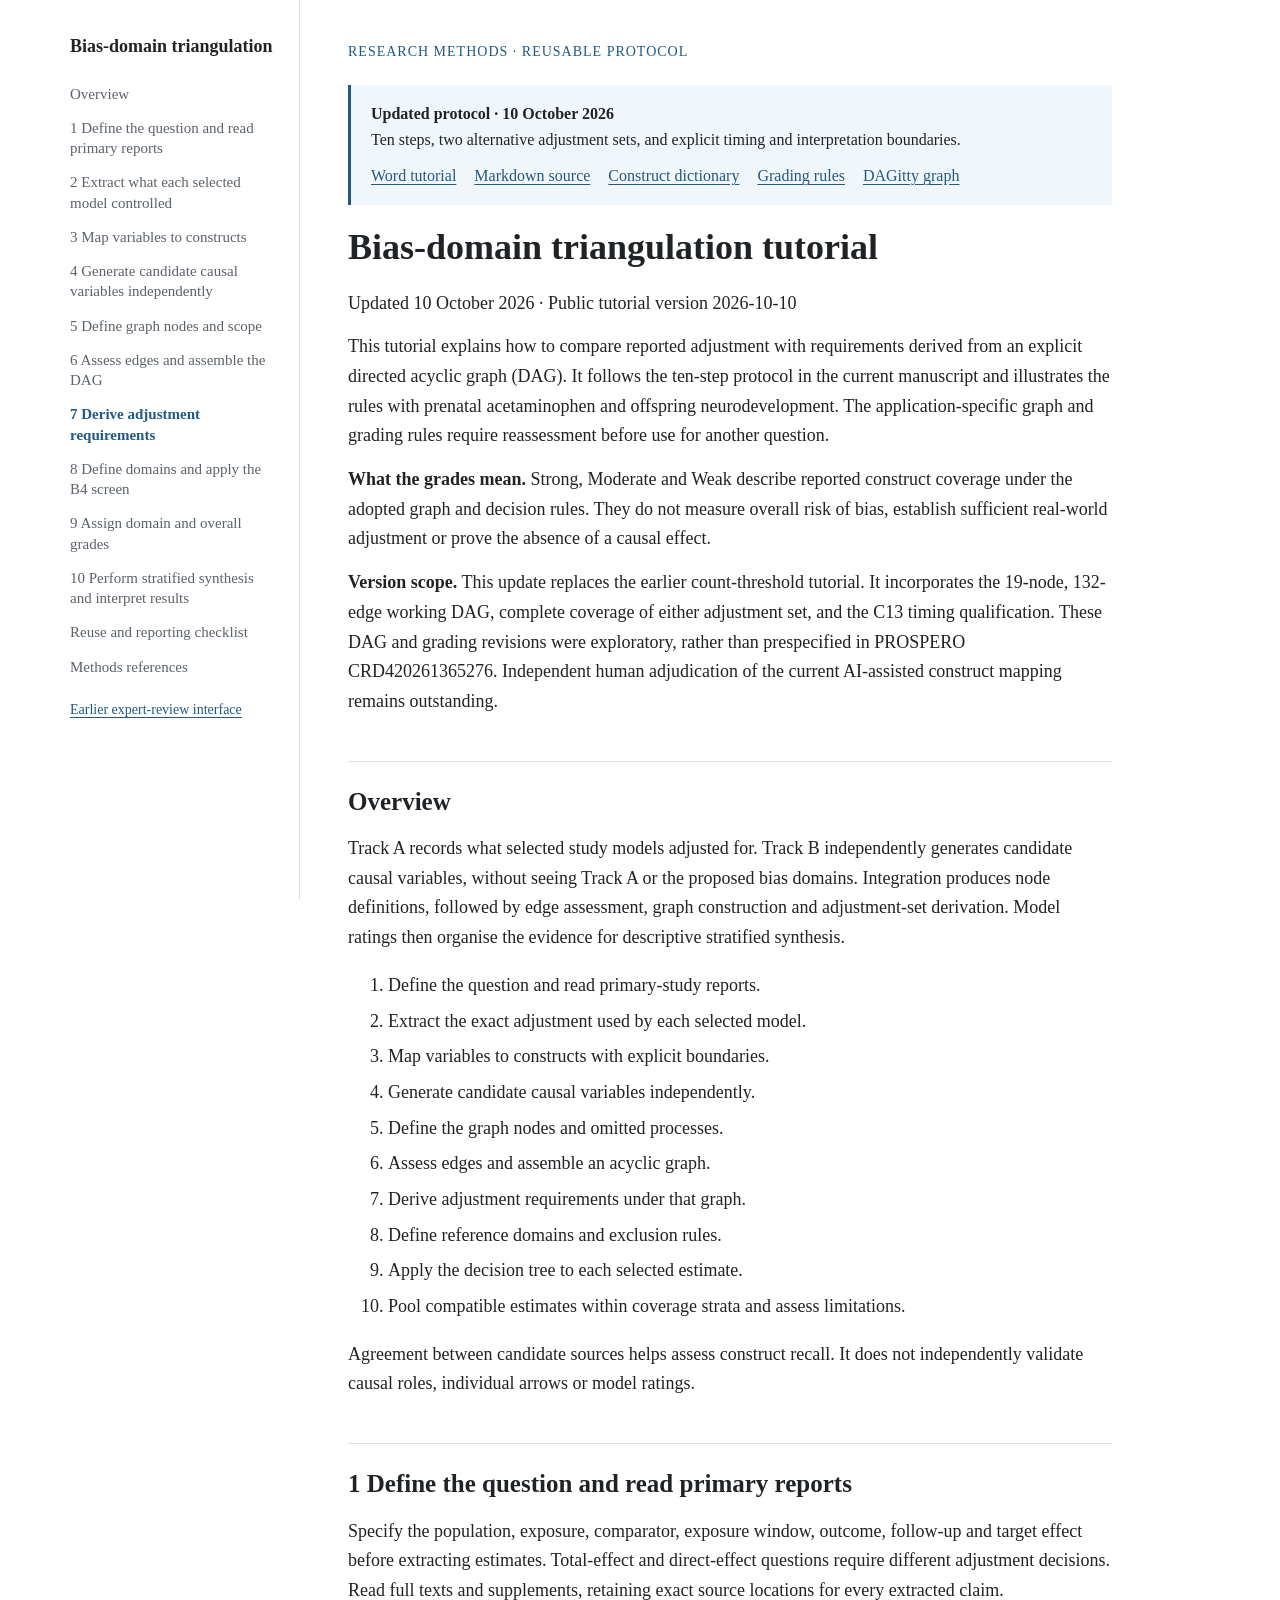
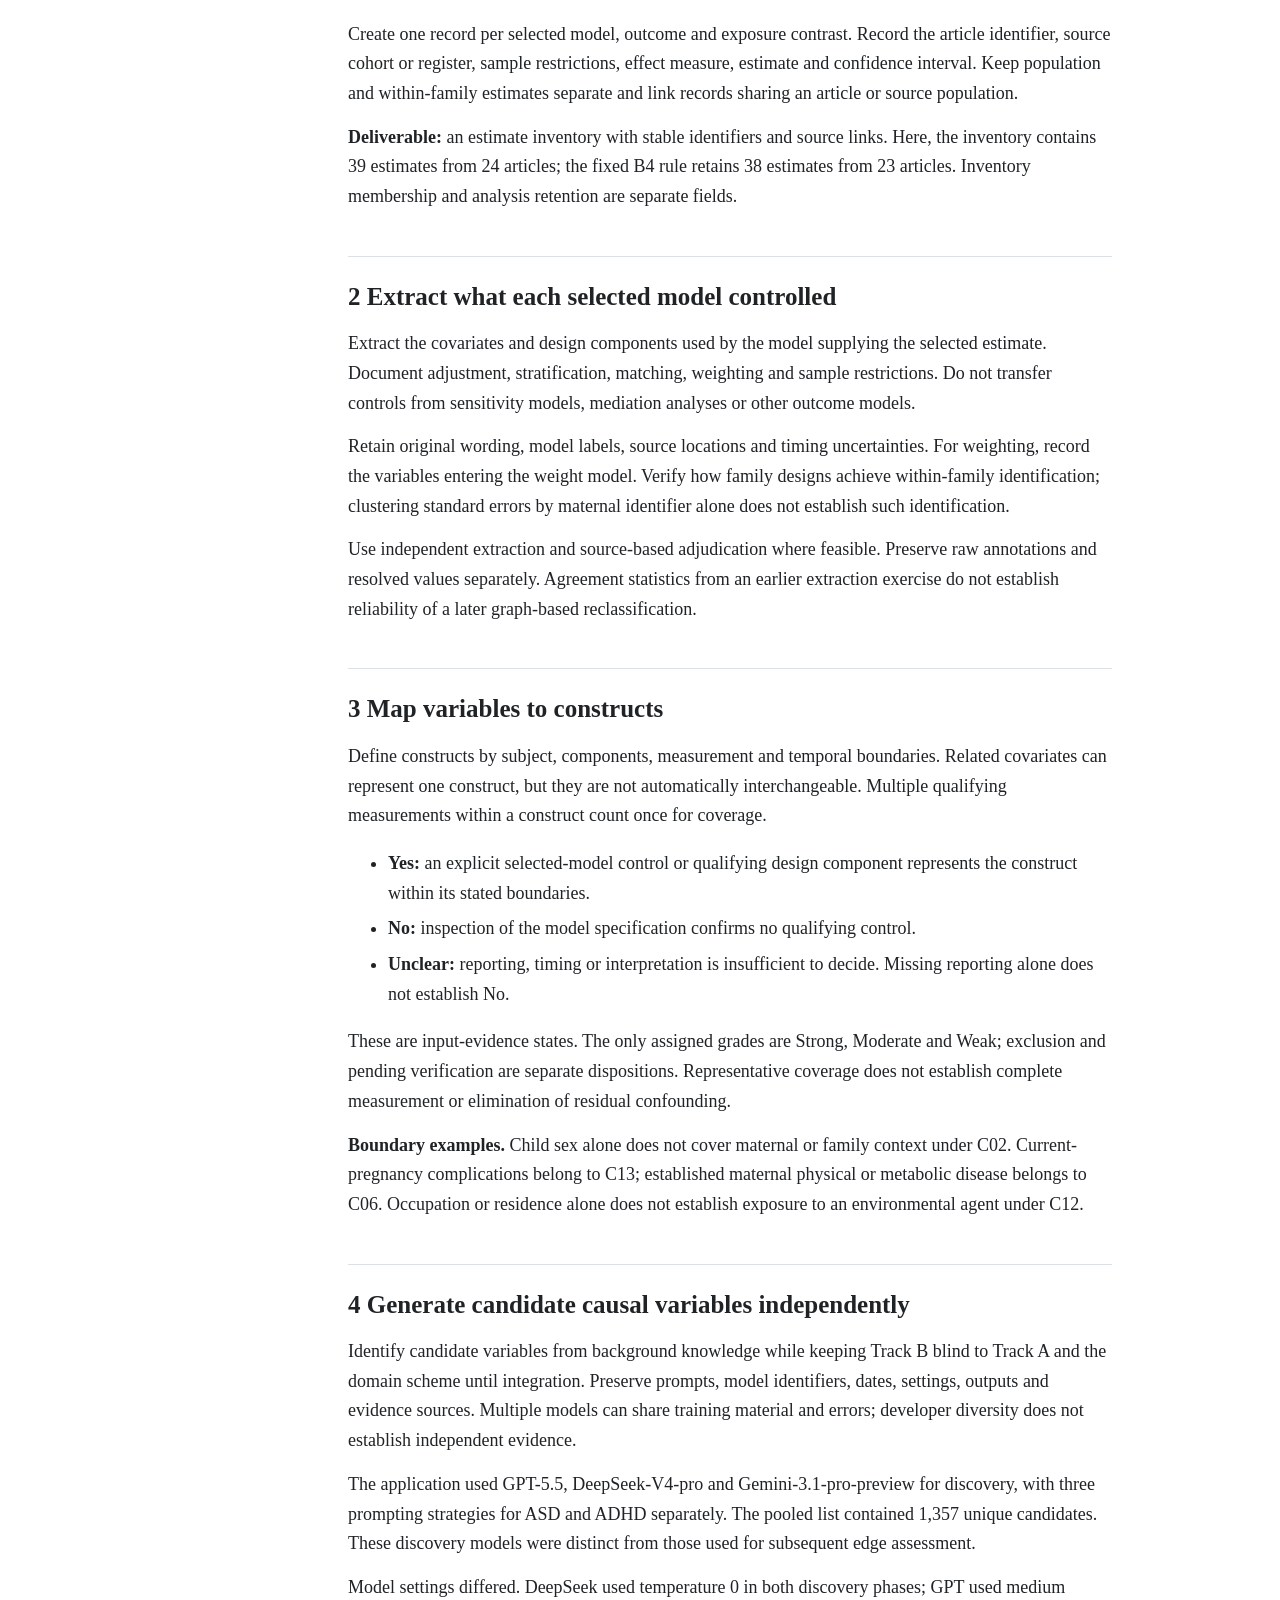
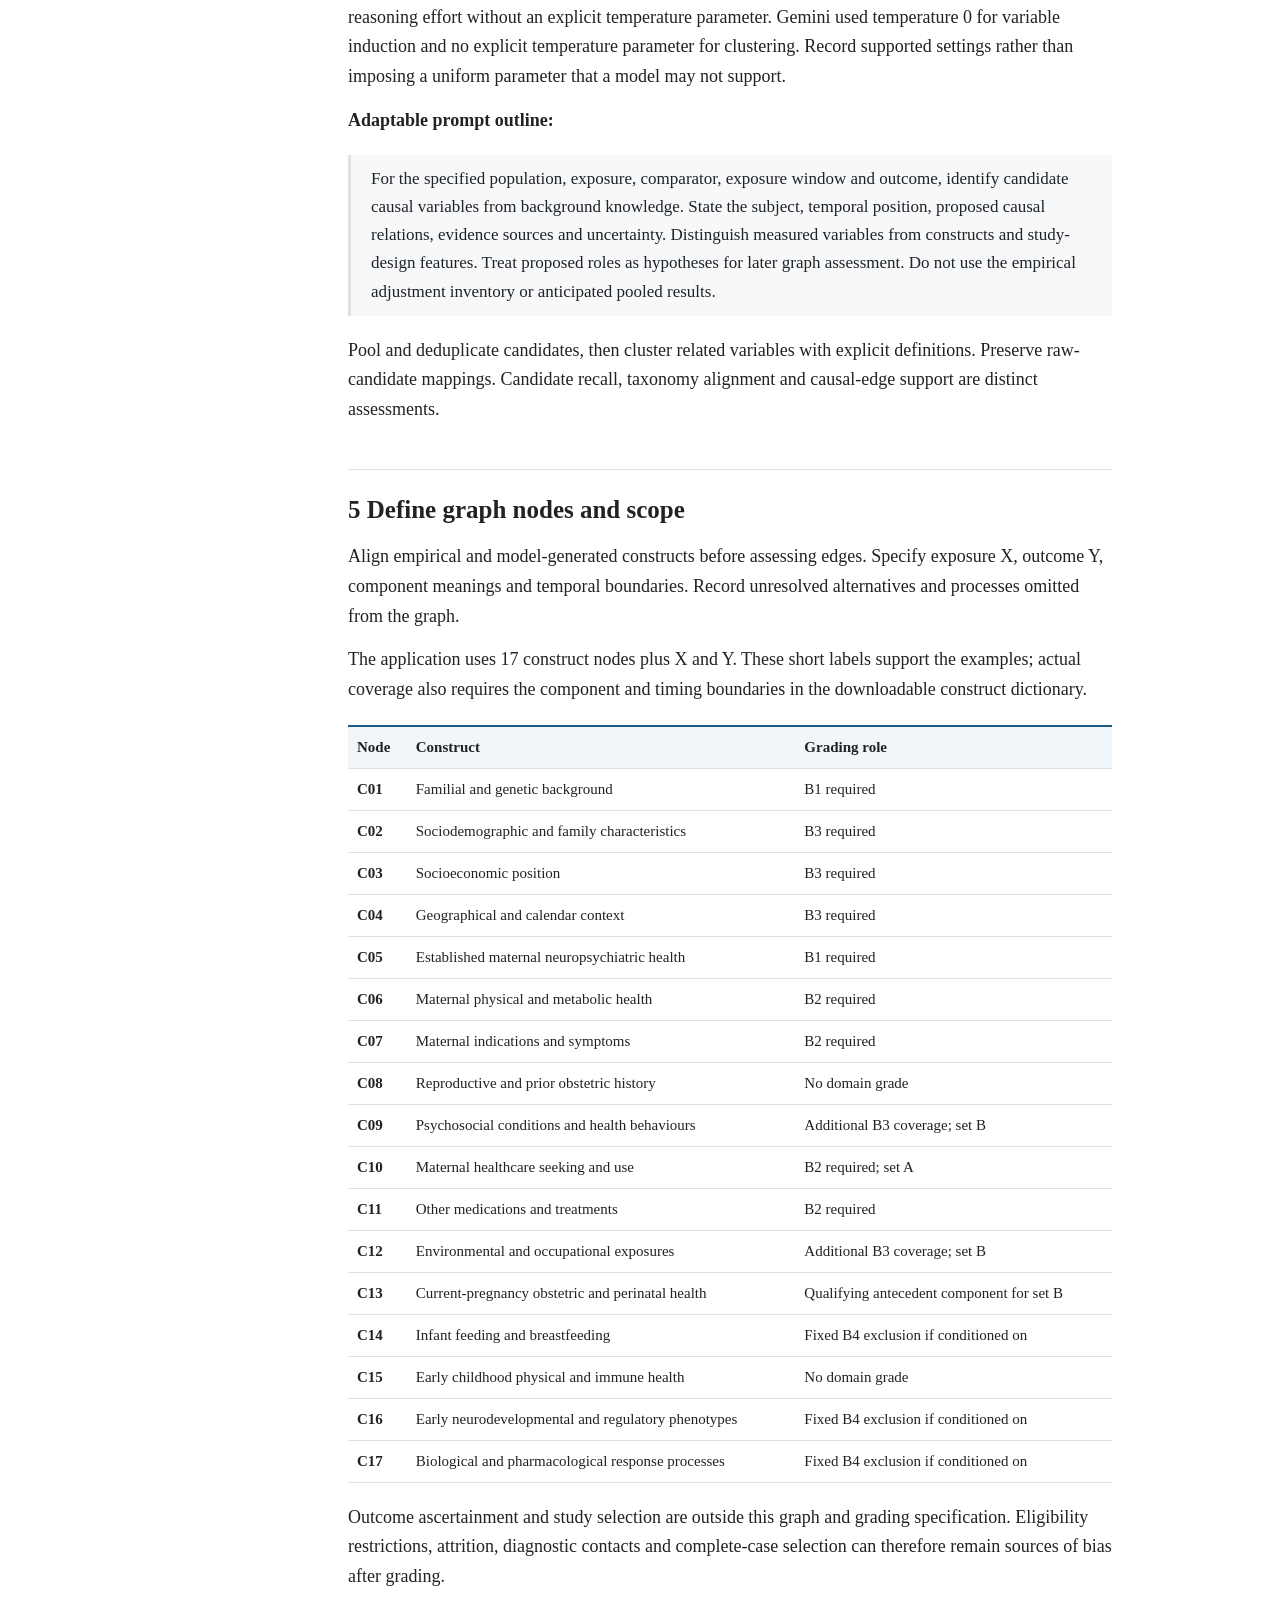
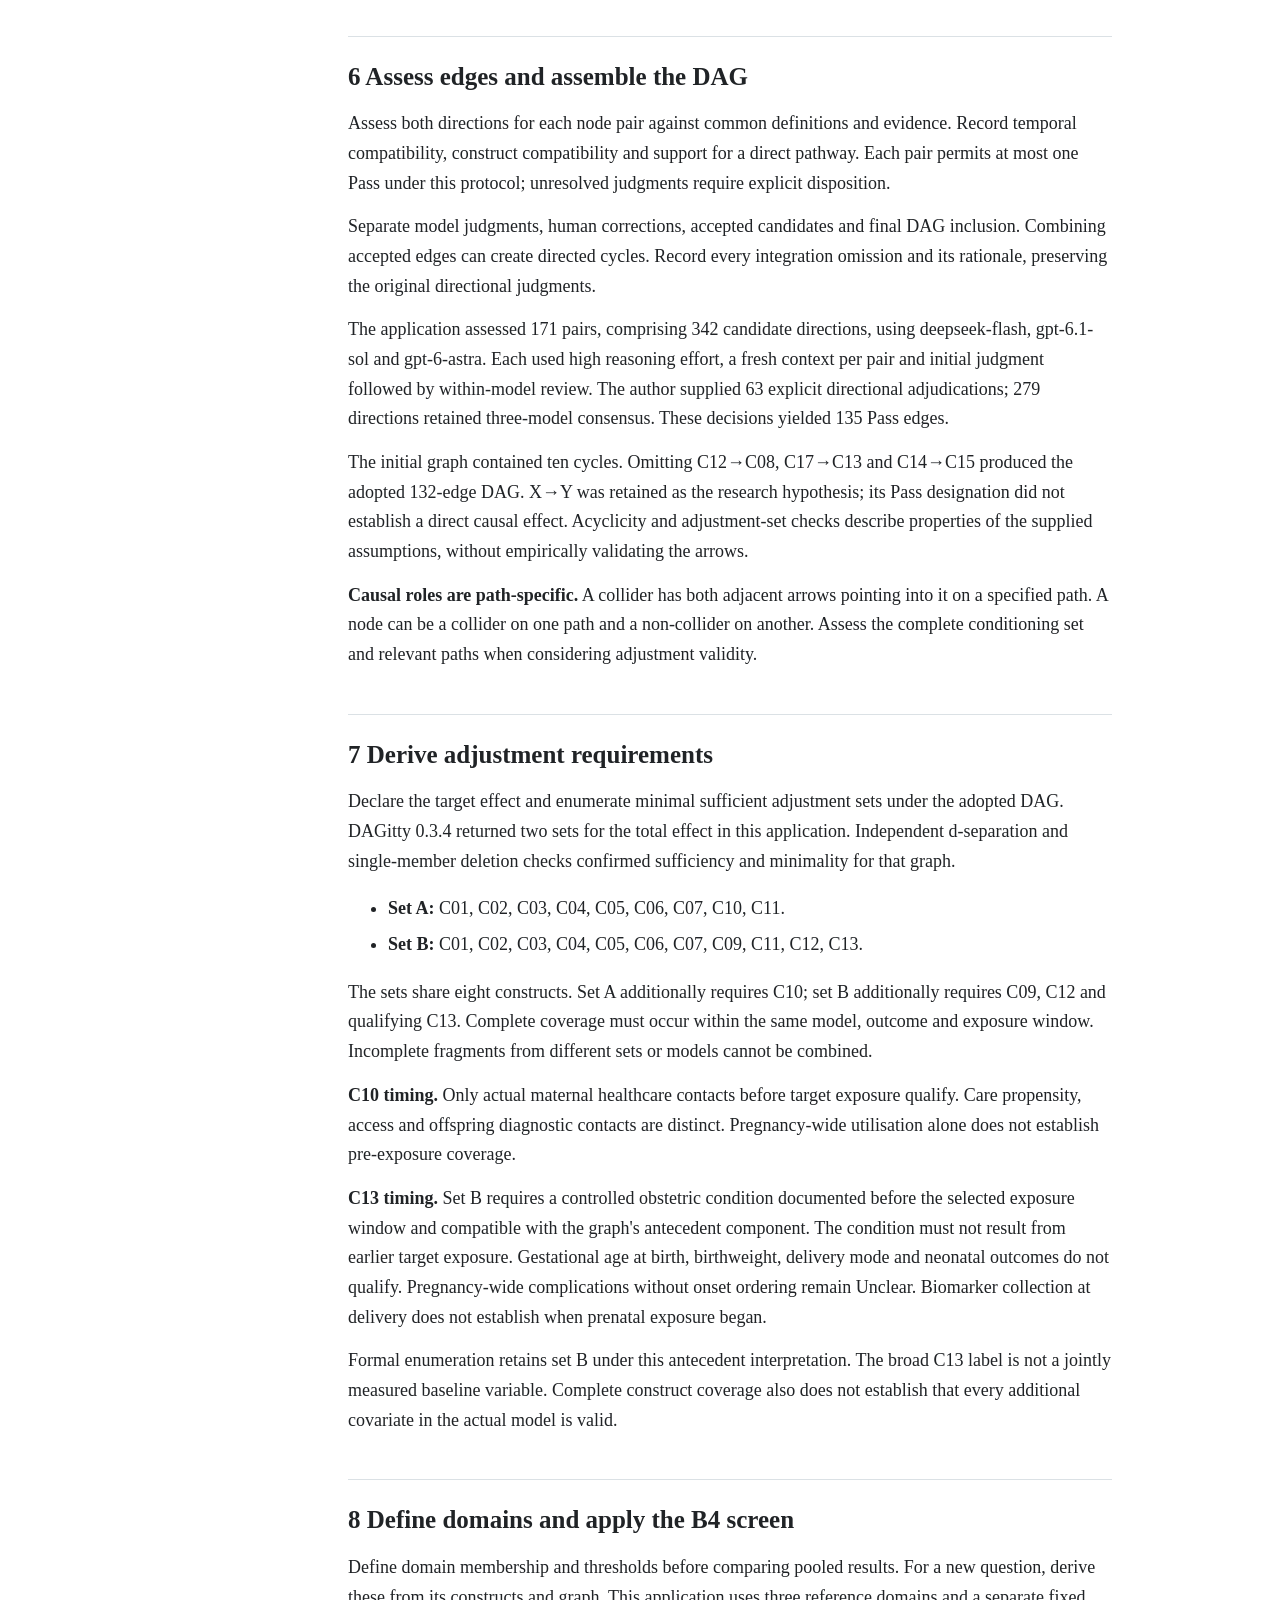
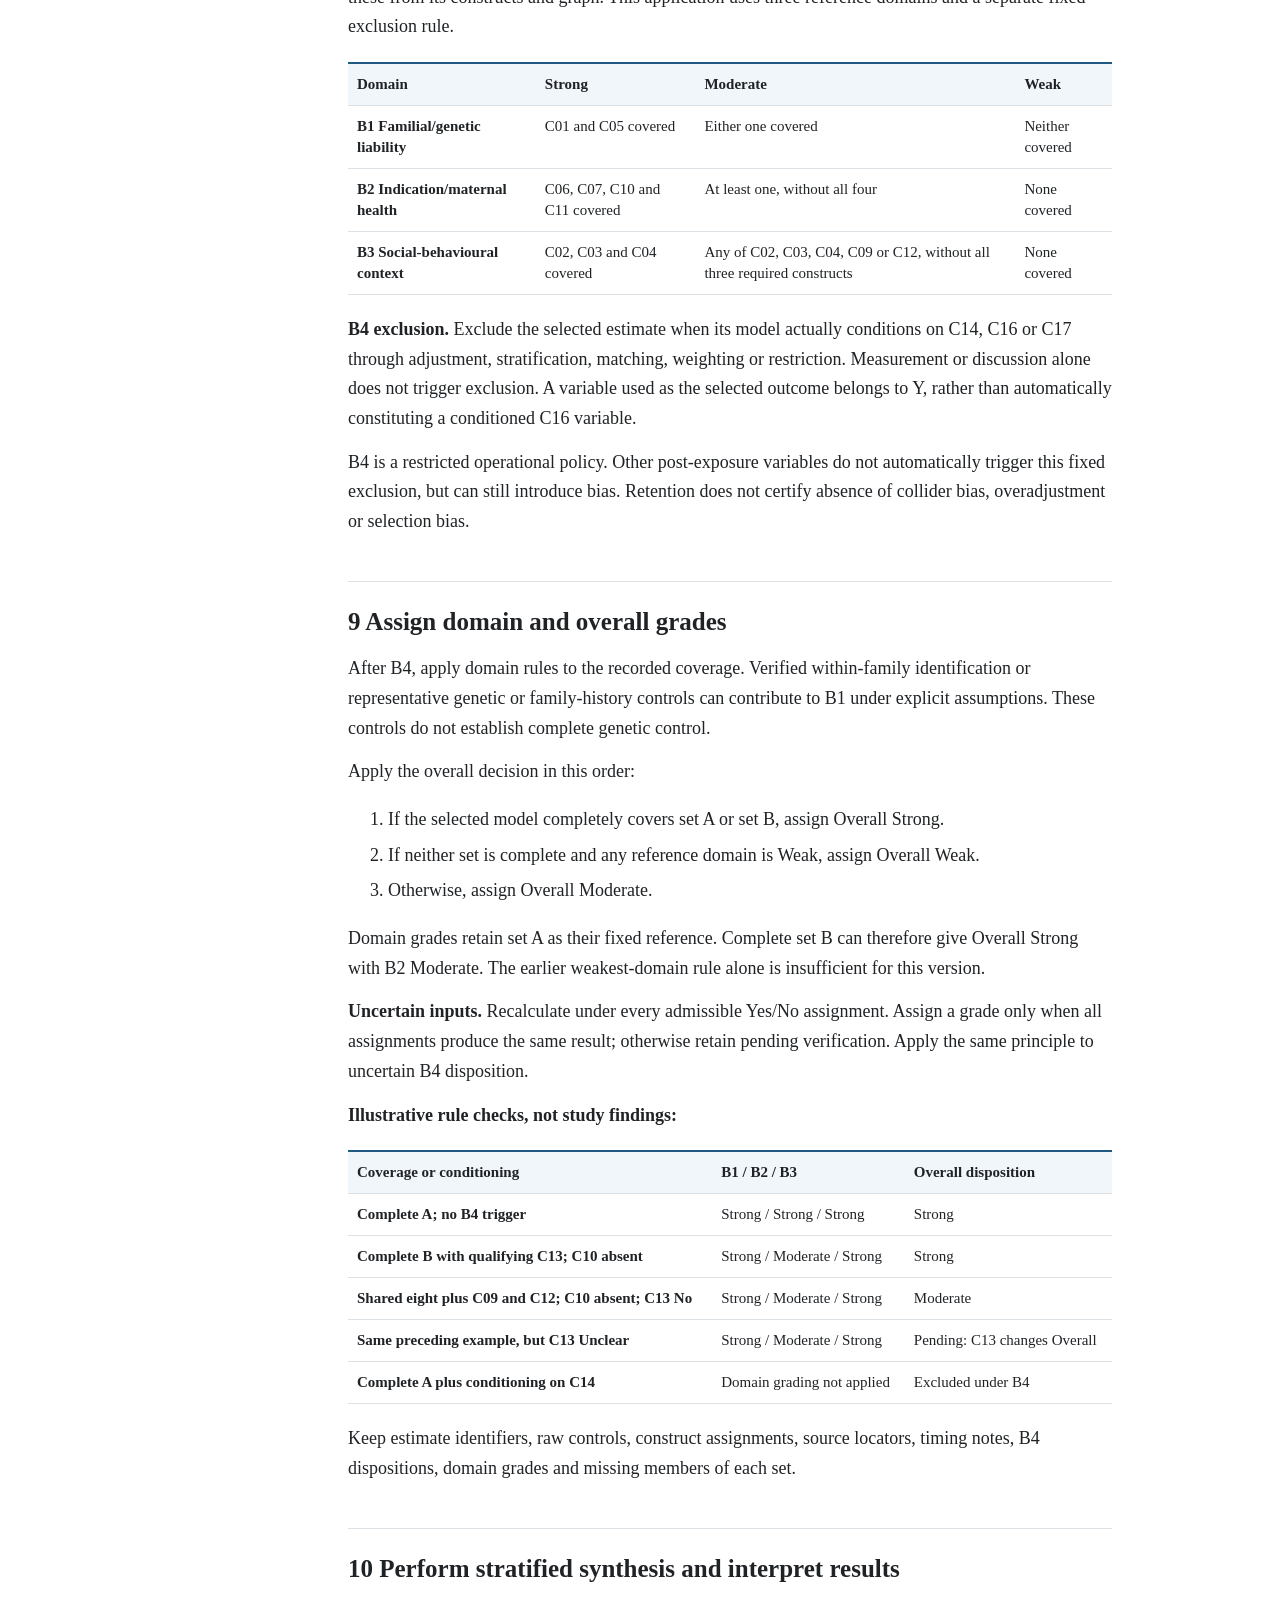
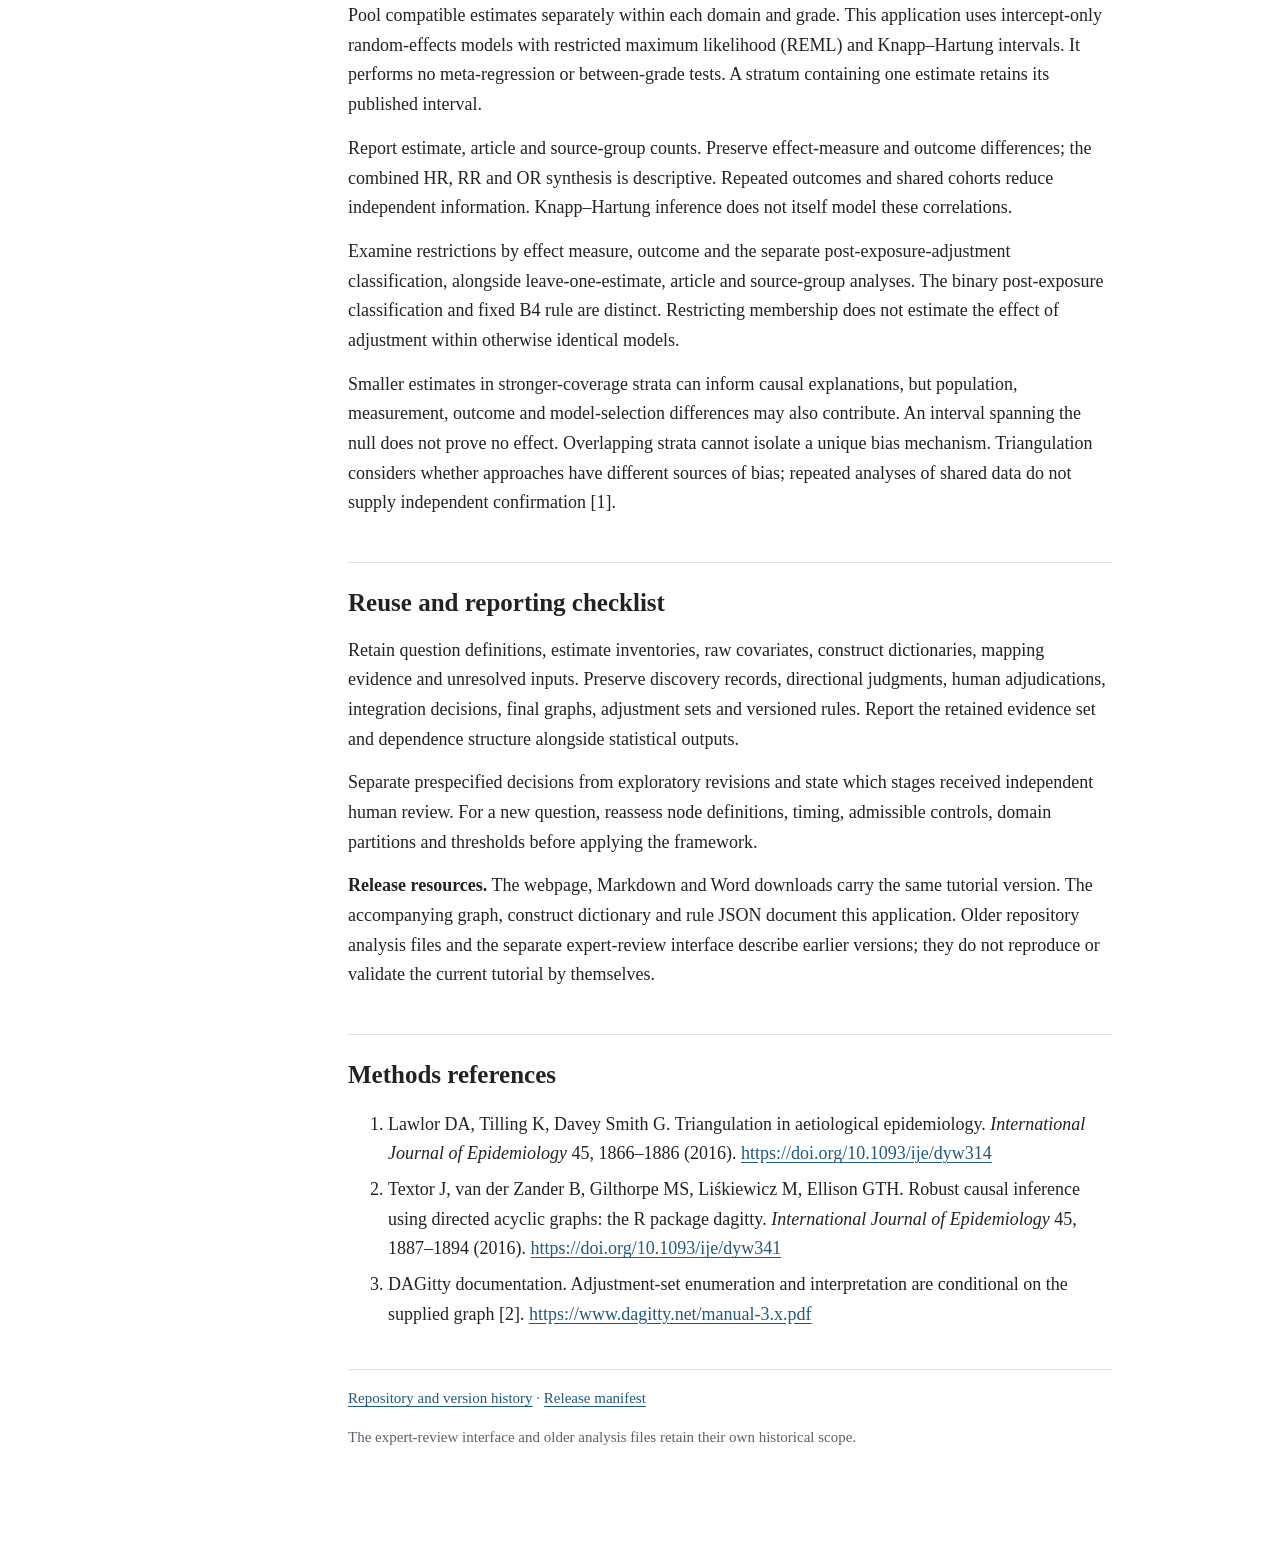
<file: docs/index.html>
<!doctype html>
<html lang="en"><head><meta charset="utf-8"><meta name="viewport" content="width=device-width,initial-scale=1"><meta name="description" content="A ten-step tutorial for DAG-based construct coverage and bias-domain triangulation, updated 10 October 2026."><title>Bias-domain triangulation | Public tutorial</title><style>
:root{--ink:#202326;--muted:#5b626b;--line:#dbe1e5;--accent:#205982;--tint:#f1f6fa}
*{box-sizing:border-box}html{scroll-behavior:smooth;scroll-padding-top:24px}
body{margin:0;color:var(--ink);background:white;font:18px/1.65 "Times New Roman","STFangsong","华文仿宋",serif}
a{color:var(--accent);text-underline-offset:3px;overflow-wrap:anywhere}a:hover{color:#14344d}
.layout{display:grid;grid-template-columns:250px minmax(0,860px);max-width:1180px;margin:auto}
aside{position:sticky;top:0;align-self:start;height:100vh;overflow:auto;padding:32px 20px;border-right:1px solid var(--line)}
.brand{font-size:18px;font-weight:bold;margin:0 0 15px}.toc a{display:block;font-size:15px;line-height:1.35;text-decoration:none;padding:7px 0;color:var(--muted)}
.toc a.active{color:var(--accent);font-weight:bold}.toc a:focus-visible,a:focus-visible{outline:2px solid var(--accent);outline-offset:3px}
main{min-width:0;padding:40px 48px 80px}h1{font-size:36px;line-height:1.15;margin:12px 0 20px}h2{font-size:25px;line-height:1.3;margin:44px 0 16px;border-top:1px solid var(--line);padding-top:24px}p{margin:14px 0}li{margin:6px 0}
.kicker{color:var(--accent);font-size:14px;letter-spacing:1px;text-transform:uppercase}.release{padding:16px 20px;background:var(--tint);border-left:3px solid var(--accent);font-size:16px;margin:22px 0}.downloads{display:flex;flex-wrap:wrap;gap:8px 18px;margin-top:9px}
blockquote{background:#f7f8f9;border-left:3px solid var(--line);margin:20px 0;padding:10px 20px;font-size:17px}
.table-wrap{overflow-x:auto;margin:20px 0}table{width:100%;border-collapse:collapse;font-size:15px;line-height:1.4}th,td{text-align:left;vertical-align:top;padding:10px 9px;border-bottom:1px solid var(--line)}th{background:var(--tint);border-top:2px solid var(--accent)}td:first-child{font-weight:bold}footer{border-top:1px solid var(--line);margin-top:40px;padding-top:16px;font-size:15px;color:var(--muted)}
@media(max-width:850px){.layout{display:block}aside{position:static;height:auto;border-right:0;border-bottom:1px solid var(--line);padding:20px 22px}.toc{columns:2;column-gap:25px}.toc a{break-inside:avoid}.brand{margin-bottom:8px}main{padding:24px 22px 60px}h1{font-size:31px}h2{font-size:24px}.table-wrap{margin-right:0}table{min-width:520px}}
@media print{aside,.downloads{display:none}.layout{display:block}main{padding:0}body{font-size:11pt}h2{break-after:avoid}tr,blockquote{break-inside:avoid}a{color:inherit}.table-wrap{overflow:visible}}
</style></head><body><div class="layout"><aside><div class="brand">Bias-domain triangulation</div><nav class="toc" aria-label="Contents"><a href="#overview">Overview</a><a href="#step-1">1 Define the question and read primary reports</a><a href="#step-2">2 Extract what each selected model controlled</a><a href="#step-3">3 Map variables to constructs</a><a href="#step-4">4 Generate candidate causal variables independently</a><a href="#step-5">5 Define graph nodes and scope</a><a href="#step-6">6 Assess edges and assemble the DAG</a><a href="#step-7">7 Derive adjustment requirements</a><a href="#step-8">8 Define domains and apply the B4 screen</a><a href="#step-9">9 Assign domain and overall grades</a><a href="#step-10">10 Perform stratified synthesis and interpret results</a><a href="#reuse">Reuse and reporting checklist</a><a href="#references">Methods references</a></nav><p style="font-size:14px"><a href="dag-review/">Earlier expert-review interface</a></p></aside><main><div class="kicker">Research methods · Reusable protocol</div><div class="release"><strong>Updated protocol · 10 October 2026</strong><br>Ten steps, two alternative adjustment sets, and explicit timing and interpretation boundaries.
<div class="downloads"><a href="Supplementary_Protocol_bias_domain_triangulation.docx">Word tutorial</a><a href="Supplementary_Protocol_bias_domain_triangulation.md">Markdown source</a><a href="assets/construct_dictionary.json">Construct dictionary</a><a href="assets/decision_rule.json">Grading rules</a><a href="assets/DAG132.dagitty">DAGitty graph</a></div></div><h1>Bias-domain triangulation tutorial</h1><p>Updated 10 October 2026 · Public tutorial version 2026-10-10</p><p>This tutorial explains how to compare reported adjustment with requirements derived from an explicit directed acyclic graph (DAG). It follows the ten-step protocol in the current manuscript and illustrates the rules with prenatal acetaminophen and offspring neurodevelopment. The application-specific graph and grading rules require reassessment before use for another question.</p><p><strong>What the grades mean.</strong> Strong, Moderate and Weak describe reported construct coverage under the adopted graph and decision rules. They do not measure overall risk of bias, establish sufficient real-world adjustment or prove the absence of a causal effect.</p><p><strong>Version scope.</strong> This update replaces the earlier count-threshold tutorial. It incorporates the 19-node, 132-edge working DAG, complete coverage of either adjustment set, and the C13 timing qualification. These DAG and grading revisions were exploratory, rather than prespecified in PROSPERO CRD420261365276. Independent human adjudication of the current AI-assisted construct mapping remains outstanding.</p><h2 id="overview">Overview</h2><p>Track A records what selected study models adjusted for. Track B independently generates candidate causal variables, without seeing Track A or the proposed bias domains. Integration produces node definitions, followed by edge assessment, graph construction and adjustment-set derivation. Model ratings then organise the evidence for descriptive stratified synthesis.</p><ol><li>Define the question and read primary-study reports.</li><li>Extract the exact adjustment used by each selected model.</li><li>Map variables to constructs with explicit boundaries.</li><li>Generate candidate causal variables independently.</li><li>Define the graph nodes and omitted processes.</li><li>Assess edges and assemble an acyclic graph.</li><li>Derive adjustment requirements under that graph.</li><li>Define reference domains and exclusion rules.</li><li>Apply the decision tree to each selected estimate.</li><li>Pool compatible estimates within coverage strata and assess limitations.</li></ol><p>Agreement between candidate sources helps assess construct recall. It does not independently validate causal roles, individual arrows or model ratings.</p><h2 id="step-1">1 Define the question and read primary reports</h2><p>Specify the population, exposure, comparator, exposure window, outcome, follow-up and target effect before extracting estimates. Total-effect and direct-effect questions require different adjustment decisions. Read full texts and supplements, retaining exact source locations for every extracted claim.</p><p>Create one record per selected model, outcome and exposure contrast. Record the article identifier, source cohort or register, sample restrictions, effect measure, estimate and confidence interval. Keep population and within-family estimates separate and link records sharing an article or source population.</p><p><strong>Deliverable:</strong> an estimate inventory with stable identifiers and source links. Here, the inventory contains 39 estimates from 24 articles; the fixed B4 rule retains 38 estimates from 23 articles. Inventory membership and analysis retention are separate fields.</p><h2 id="step-2">2 Extract what each selected model controlled</h2><p>Extract the covariates and design components used by the model supplying the selected estimate. Document adjustment, stratification, matching, weighting and sample restrictions. Do not transfer controls from sensitivity models, mediation analyses or other outcome models.</p><p>Retain original wording, model labels, source locations and timing uncertainties. For weighting, record the variables entering the weight model. Verify how family designs achieve within-family identification; clustering standard errors by maternal identifier alone does not establish such identification.</p><p>Use independent extraction and source-based adjudication where feasible. Preserve raw annotations and resolved values separately. Agreement statistics from an earlier extraction exercise do not establish reliability of a later graph-based reclassification.</p><h2 id="step-3">3 Map variables to constructs</h2><p>Define constructs by subject, components, measurement and temporal boundaries. Related covariates can represent one construct, but they are not automatically interchangeable. Multiple qualifying measurements within a construct count once for coverage.</p><ul><li><strong>Yes:</strong> an explicit selected-model control or qualifying design component represents the construct within its stated boundaries.</li><li><strong>No:</strong> inspection of the model specification confirms no qualifying control.</li><li><strong>Unclear:</strong> reporting, timing or interpretation is insufficient to decide. Missing reporting alone does not establish No.</li></ul><p>These are input-evidence states. The only assigned grades are Strong, Moderate and Weak; exclusion and pending verification are separate dispositions. Representative coverage does not establish complete measurement or elimination of residual confounding.</p><p><strong>Boundary examples.</strong> Child sex alone does not cover maternal or family context under C02. Current-pregnancy complications belong to C13; established maternal physical or metabolic disease belongs to C06. Occupation or residence alone does not establish exposure to an environmental agent under C12.</p><h2 id="step-4">4 Generate candidate causal variables independently</h2><p>Identify candidate variables from background knowledge while keeping Track B blind to Track A and the domain scheme until integration. Preserve prompts, model identifiers, dates, settings, outputs and evidence sources. Multiple models can share training material and errors; developer diversity does not establish independent evidence.</p><p>The application used GPT-5.5, DeepSeek-V4-pro and Gemini-3.1-pro-preview for discovery, with three prompting strategies for ASD and ADHD separately. The pooled list contained 1,357 unique candidates. These discovery models were distinct from those used for subsequent edge assessment.</p><p>Model settings differed. DeepSeek used temperature 0 in both discovery phases; GPT used medium reasoning effort without an explicit temperature parameter. Gemini used temperature 0 for variable induction and no explicit temperature parameter for clustering. Record supported settings rather than imposing a uniform parameter that a model may not support.</p><p><strong>Adaptable prompt outline:</strong></p><blockquote>For the specified population, exposure, comparator, exposure window and outcome, identify candidate causal variables from background knowledge. State the subject, temporal position, proposed causal relations, evidence sources and uncertainty. Distinguish measured variables from constructs and study-design features. Treat proposed roles as hypotheses for later graph assessment. Do not use the empirical adjustment inventory or anticipated pooled results.</blockquote><p>Pool and deduplicate candidates, then cluster related variables with explicit definitions. Preserve raw-candidate mappings. Candidate recall, taxonomy alignment and causal-edge support are distinct assessments.</p><h2 id="step-5">5 Define graph nodes and scope</h2><p>Align empirical and model-generated constructs before assessing edges. Specify exposure X, outcome Y, component meanings and temporal boundaries. Record unresolved alternatives and processes omitted from the graph.</p><p>The application uses 17 construct nodes plus X and Y. These short labels support the examples; actual coverage also requires the component and timing boundaries in the downloadable construct dictionary.</p><div class="table-wrap" tabindex="0" role="region" aria-label="Construct dictionary"><table><thead><tr><th scope="col">Node</th><th scope="col">Construct</th><th scope="col">Grading role</th></tr></thead><tbody><tr><td>C01</td><td>Familial and genetic background</td><td>B1 required</td></tr><tr><td>C02</td><td>Sociodemographic and family characteristics</td><td>B3 required</td></tr><tr><td>C03</td><td>Socioeconomic position</td><td>B3 required</td></tr><tr><td>C04</td><td>Geographical and calendar context</td><td>B3 required</td></tr><tr><td>C05</td><td>Established maternal neuropsychiatric health</td><td>B1 required</td></tr><tr><td>C06</td><td>Maternal physical and metabolic health</td><td>B2 required</td></tr><tr><td>C07</td><td>Maternal indications and symptoms</td><td>B2 required</td></tr><tr><td>C08</td><td>Reproductive and prior obstetric history</td><td>No domain grade</td></tr><tr><td>C09</td><td>Psychosocial conditions and health behaviours</td><td>Additional B3 coverage; set B</td></tr><tr><td>C10</td><td>Maternal healthcare seeking and use</td><td>B2 required; set A</td></tr><tr><td>C11</td><td>Other medications and treatments</td><td>B2 required</td></tr><tr><td>C12</td><td>Environmental and occupational exposures</td><td>Additional B3 coverage; set B</td></tr><tr><td>C13</td><td>Current-pregnancy obstetric and perinatal health</td><td>Qualifying antecedent component for set B</td></tr><tr><td>C14</td><td>Infant feeding and breastfeeding</td><td>Fixed B4 exclusion if conditioned on</td></tr><tr><td>C15</td><td>Early childhood physical and immune health</td><td>No domain grade</td></tr><tr><td>C16</td><td>Early neurodevelopmental and regulatory phenotypes</td><td>Fixed B4 exclusion if conditioned on</td></tr><tr><td>C17</td><td>Biological and pharmacological response processes</td><td>Fixed B4 exclusion if conditioned on</td></tr></tbody></table></div><p>Outcome ascertainment and study selection are outside this graph and grading specification. Eligibility restrictions, attrition, diagnostic contacts and complete-case selection can therefore remain sources of bias after grading.</p><h2 id="step-6">6 Assess edges and assemble the DAG</h2><p>Assess both directions for each node pair against common definitions and evidence. Record temporal compatibility, construct compatibility and support for a direct pathway. Each pair permits at most one Pass under this protocol; unresolved judgments require explicit disposition.</p><p>Separate model judgments, human corrections, accepted candidates and final DAG inclusion. Combining accepted edges can create directed cycles. Record every integration omission and its rationale, preserving the original directional judgments.</p><p>The application assessed 171 pairs, comprising 342 candidate directions, using deepseek-flash, gpt-6.1-sol and gpt-6-astra. Each used high reasoning effort, a fresh context per pair and initial judgment followed by within-model review. The author supplied 63 explicit directional adjudications; 279 directions retained three-model consensus. These decisions yielded 135 Pass edges.</p><p>The initial graph contained ten cycles. Omitting C12→C08, C17→C13 and C14→C15 produced the adopted 132-edge DAG. X→Y was retained as the research hypothesis; its Pass designation did not establish a direct causal effect. Acyclicity and adjustment-set checks describe properties of the supplied assumptions, without empirically validating the arrows.</p><p><strong>Causal roles are path-specific.</strong> A collider has both adjacent arrows pointing into it on a specified path. A node can be a collider on one path and a non-collider on another. Assess the complete conditioning set and relevant paths when considering adjustment validity.</p><h2 id="step-7">7 Derive adjustment requirements</h2><p>Declare the target effect and enumerate minimal sufficient adjustment sets under the adopted DAG. DAGitty 0.3.4 returned two sets for the total effect in this application. Independent d-separation and single-member deletion checks confirmed sufficiency and minimality for that graph.</p><ul><li><strong>Set A:</strong> C01, C02, C03, C04, C05, C06, C07, C10, C11.</li><li><strong>Set B:</strong> C01, C02, C03, C04, C05, C06, C07, C09, C11, C12, C13.</li></ul><p>The sets share eight constructs. Set A additionally requires C10; set B additionally requires C09, C12 and qualifying C13. Complete coverage must occur within the same model, outcome and exposure window. Incomplete fragments from different sets or models cannot be combined.</p><p><strong>C10 timing.</strong> Only actual maternal healthcare contacts before target exposure qualify. Care propensity, access and offspring diagnostic contacts are distinct. Pregnancy-wide utilisation alone does not establish pre-exposure coverage.</p><p><strong>C13 timing.</strong> Set B requires a controlled obstetric condition documented before the selected exposure window and compatible with the graph&#x27;s antecedent component. The condition must not result from earlier target exposure. Gestational age at birth, birthweight, delivery mode and neonatal outcomes do not qualify. Pregnancy-wide complications without onset ordering remain Unclear. Biomarker collection at delivery does not establish when prenatal exposure began.</p><p>Formal enumeration retains set B under this antecedent interpretation. The broad C13 label is not a jointly measured baseline variable. Complete construct coverage also does not establish that every additional covariate in the actual model is valid.</p><h2 id="step-8">8 Define domains and apply the B4 screen</h2><p>Define domain membership and thresholds before comparing pooled results. For a new question, derive these from its constructs and graph. This application uses three reference domains and a separate fixed exclusion rule.</p><div class="table-wrap" tabindex="0" role="region" aria-label="Grading criteria and examples"><table><thead><tr><th scope="col">Domain</th><th scope="col">Strong</th><th scope="col">Moderate</th><th scope="col">Weak</th></tr></thead><tbody><tr><td>B1 Familial/genetic liability</td><td>C01 and C05 covered</td><td>Either one covered</td><td>Neither covered</td></tr><tr><td>B2 Indication/maternal health</td><td>C06, C07, C10 and C11 covered</td><td>At least one, without all four</td><td>None covered</td></tr><tr><td>B3 Social-behavioural context</td><td>C02, C03 and C04 covered</td><td>Any of C02, C03, C04, C09 or C12, without all three required constructs</td><td>None covered</td></tr></tbody></table></div><p><strong>B4 exclusion.</strong> Exclude the selected estimate when its model actually conditions on C14, C16 or C17 through adjustment, stratification, matching, weighting or restriction. Measurement or discussion alone does not trigger exclusion. A variable used as the selected outcome belongs to Y, rather than automatically constituting a conditioned C16 variable.</p><p>B4 is a restricted operational policy. Other post-exposure variables do not automatically trigger this fixed exclusion, but can still introduce bias. Retention does not certify absence of collider bias, overadjustment or selection bias.</p><h2 id="step-9">9 Assign domain and overall grades</h2><p>After B4, apply domain rules to the recorded coverage. Verified within-family identification or representative genetic or family-history controls can contribute to B1 under explicit assumptions. These controls do not establish complete genetic control.</p><p>Apply the overall decision in this order:</p><ol><li>If the selected model completely covers set A or set B, assign Overall Strong.</li><li>If neither set is complete and any reference domain is Weak, assign Overall Weak.</li><li>Otherwise, assign Overall Moderate.</li></ol><p>Domain grades retain set A as their fixed reference. Complete set B can therefore give Overall Strong with B2 Moderate. The earlier weakest-domain rule alone is insufficient for this version.</p><p><strong>Uncertain inputs.</strong> Recalculate under every admissible Yes/No assignment. Assign a grade only when all assignments produce the same result; otherwise retain pending verification. Apply the same principle to uncertain B4 disposition.</p><p><strong>Illustrative rule checks, not study findings:</strong></p><div class="table-wrap" tabindex="0" role="region" aria-label="Grading criteria and examples"><table><thead><tr><th scope="col">Coverage or conditioning</th><th scope="col">B1 / B2 / B3</th><th scope="col">Overall disposition</th></tr></thead><tbody><tr><td>Complete A; no B4 trigger</td><td>Strong / Strong / Strong</td><td>Strong</td></tr><tr><td>Complete B with qualifying C13; C10 absent</td><td>Strong / Moderate / Strong</td><td>Strong</td></tr><tr><td>Shared eight plus C09 and C12; C10 absent; C13 No</td><td>Strong / Moderate / Strong</td><td>Moderate</td></tr><tr><td>Same preceding example, but C13 Unclear</td><td>Strong / Moderate / Strong</td><td>Pending: C13 changes Overall</td></tr><tr><td>Complete A plus conditioning on C14</td><td>Domain grading not applied</td><td>Excluded under B4</td></tr></tbody></table></div><p>Keep estimate identifiers, raw controls, construct assignments, source locators, timing notes, B4 dispositions, domain grades and missing members of each set.</p><h2 id="step-10">10 Perform stratified synthesis and interpret results</h2><p>Pool compatible estimates separately within each domain and grade. This application uses intercept-only random-effects models with restricted maximum likelihood (REML) and Knapp–Hartung intervals. It performs no meta-regression or between-grade tests. A stratum containing one estimate retains its published interval.</p><p>Report estimate, article and source-group counts. Preserve effect-measure and outcome differences; the combined HR, RR and OR synthesis is descriptive. Repeated outcomes and shared cohorts reduce independent information. Knapp–Hartung inference does not itself model these correlations.</p><p>Examine restrictions by effect measure, outcome and the separate post-exposure-adjustment classification, alongside leave-one-estimate, article and source-group analyses. The binary post-exposure classification and fixed B4 rule are distinct. Restricting membership does not estimate the effect of adjustment within otherwise identical models.</p><p>Smaller estimates in stronger-coverage strata can inform causal explanations, but population, measurement, outcome and model-selection differences may also contribute. An interval spanning the null does not prove no effect. Overlapping strata cannot isolate a unique bias mechanism. Triangulation considers whether approaches have different sources of bias; repeated analyses of shared data do not supply independent confirmation [1].</p><h2 id="reuse">Reuse and reporting checklist</h2><p>Retain question definitions, estimate inventories, raw covariates, construct dictionaries, mapping evidence and unresolved inputs. Preserve discovery records, directional judgments, human adjudications, integration decisions, final graphs, adjustment sets and versioned rules. Report the retained evidence set and dependence structure alongside statistical outputs.</p><p>Separate prespecified decisions from exploratory revisions and state which stages received independent human review. For a new question, reassess node definitions, timing, admissible controls, domain partitions and thresholds before applying the framework.</p><p><strong>Release resources.</strong> The webpage, Markdown and Word downloads carry the same tutorial version. The accompanying graph, construct dictionary and rule JSON document this application. Older repository analysis files and the separate expert-review interface describe earlier versions; they do not reproduce or validate the current tutorial by themselves.</p><h2 id="references">Methods references</h2><ol><li>Lawlor DA, Tilling K, Davey Smith G. Triangulation in aetiological epidemiology. <em>International Journal of Epidemiology</em> 45, 1866–1886 (2016). <a href="https://doi.org/10.1093/ije/dyw314">https://doi.org/10.1093/ije/dyw314</a></li><li>Textor J, van der Zander B, Gilthorpe MS, Liśkiewicz M, Ellison GTH. Robust causal inference using directed acyclic graphs: the R package dagitty. <em>International Journal of Epidemiology</em> 45, 1887–1894 (2016). <a href="https://doi.org/10.1093/ije/dyw341">https://doi.org/10.1093/ije/dyw341</a></li><li>DAGitty documentation. Adjustment-set enumeration and interpretation are conditional on the supplied graph [2]. <a href="https://www.dagitty.net/manual-3.x.pdf">https://www.dagitty.net/manual-3.x.pdf</a></li></ol><footer><a href="https://github.com/xuanyshi/bias-domain-triangulation">Repository and version history</a> · <a href="assets/tutorial_manifest.json">Release manifest</a><p>The expert-review interface and older analysis files retain their own historical scope.</p></footer></main></div><script>const aliases={s0:"step-1",s1:"step-2",s2:"step-4","s2-2":"step-4","s2-3":"step-4",s3:"step-5",s4:"step-8",s5:"step-9",s6:"step-10",terms:"step-6"};const a=aliases[location.hash.slice(1)];if(a)location.replace("#"+a);const nav=[...document.querySelectorAll(".toc a")];const observer=new IntersectionObserver(es=>{for(const e of es)if(e.isIntersecting){nav.forEach(n=>n.classList.toggle("active",n.hash==="#"+e.target.id));}},{rootMargin:"-10% 0px -65% 0px"});document.querySelectorAll("h2[id]").forEach(x=>observer.observe(x));</script></body></html>
</file>
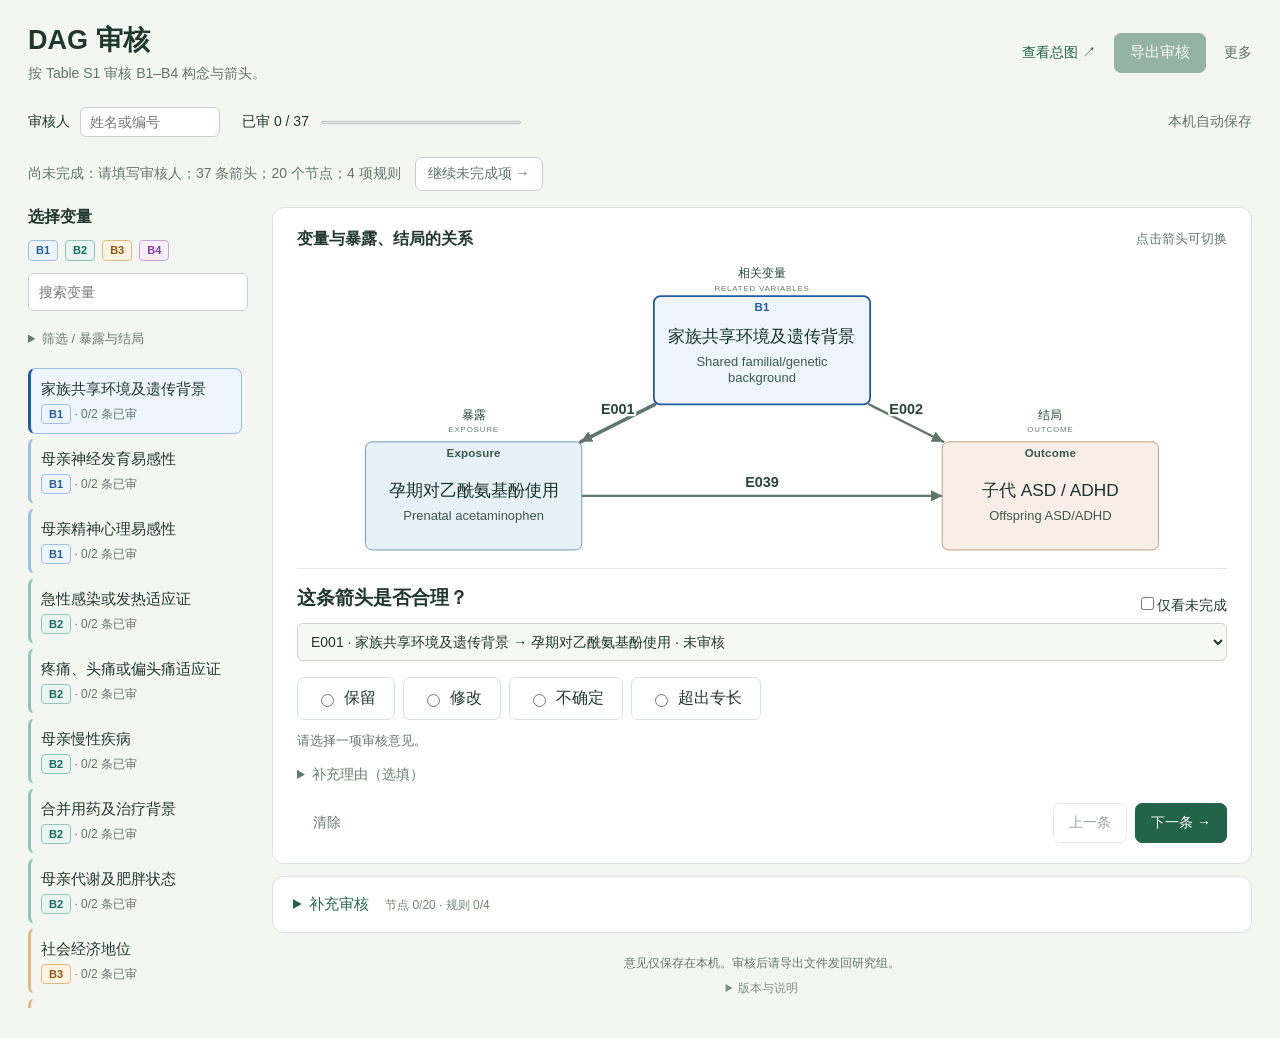
<file: docs/dag-review/index.html>
<!doctype html>
<html lang="zh-CN">
<head>
  <meta charset="utf-8"><meta name="viewport" content="width=device-width, initial-scale=1">
  <title>DAG 审核</title>
  <meta name="description" content="逐条审核 DAG 箭头，查看构念及原始变量标签，导出可追溯的专家意见。">
  <link rel="stylesheet" href="style.css?v=20260910-review-status">
  <script defer src="data.js?v=20260910-review-status"></script><script defer src="review-core.js?v=20260910-review-status"></script><script defer src="app.js?v=20260910-review-status"></script>
</head>
<body class="simple-review">
<header><div><h1>DAG 审核</h1><p>按 Table S1 审核 B1–B4 构念与箭头。</p></div><div class="tools"><a href="overview.html" target="_blank" rel="noopener">查看总图 ↗</a><button id="export-json" class="primary" disabled aria-describedby="export-status">导出审核</button><details class="more-tools" id="more-tools"><summary>更多</summary><div><label>专业背景<input id="expertise" maxlength="240" placeholder="专业 / 研究方向"></label><button id="import-button">导入记录 / 复核包</button><button id="export-csv" disabled aria-describedby="export-status">导出 Excel 可读表</button><a class="team-link" href="team.html">研究组汇总 →</a><span id="round-label">第 1 轮 · 独立初审</span></div></details><input id="import-file" type="file" accept=".json,application/json" hidden></div></header>
<div class="statusbar"><label>审核人 <input id="reviewer" maxlength="120" placeholder="姓名或编号"></label><div class="progressbox"><span id="progress-text"></span><progress id="progress" max="37" value="0" aria-label="箭头审核进度"></progress></div><span id="save-status" role="status" aria-live="polite">本机自动保存</span></div>
<div class="export-readiness"><span id="export-status" role="status">完成全部审核后可导出。</span><button id="continue-review" type="button">继续未完成项 →</button></div>
<div id="notice" class="notice" role="status" hidden></div>
<section id="round-context" class="panel context-panel" hidden><h2>本轮需要复核的意见</h2><p class="hint">首轮记录已保留。请复核下列项目及新增建议。</p><div id="context-issues"></div><div id="candidate-reviews"></div></section>
<main class="workspace" id="structure-section"><aside class="sidebar"><h2>选择变量</h2><div class="domain-legend" aria-label="领域颜色图例"><span data-domain="B1">B1</span><span data-domain="B2">B2</span><span data-domain="B3">B3</span><span data-domain="B4">B4</span></div><label class="sr-only" for="search">搜索变量</label><input id="search" type="search" placeholder="搜索变量"><details class="sidebar-options"><summary>筛选 / 暴露与结局</summary><label class="sr-only" for="domain">筛选领域</label><select id="domain"><option value="">全部领域</option><option value="B1">B1 · Familial / genetic</option><option value="B2">B2 · Indication / clinical</option><option value="B3">B3 · Sociodemographic/lifestyle</option><option value="B4">B4 · 暴露后 / 选择机制</option><option value="other">其他节点</option></select><div id="anchor-list"></div></details><div id="node-list"></div></aside>
<section class="content"><section class="panel primary-review"><div class="graph-panel"><div class="panelhead"><h2 id="graph-title">三角关联图</h2><span class="hint">点击箭头可切换</span><button id="focus-view" hidden>关联图</button></div><div id="graph" class="graph-scroll"></div><p id="graph-caption" class="sr-only hint"></p></div>
<div class="review-panel"><div class="panelhead"><h2>这条箭头是否合理？</h2><label class="check"><input id="pending-only" type="checkbox">仅看未完成</label></div><label class="sr-only" for="edge-select">选择审核箭头</label><select id="edge-select"></select><div id="review-body"><div id="edge-statement" class="edge-statement"></div><fieldset><legend class="sr-only">审核意见</legend><div class="choices"><label><input type="radio" name="decision" value="保留">保留</label><label><input type="radio" name="decision" value="修改">修改</label><label><input type="radio" name="decision" value="不确定">不确定</label><label><input type="radio" name="decision" value="超出专长">超出专长</label></div></fieldset><p id="edge-review-status" class="hint" role="status" aria-live="polite"></p><div id="edge-change-row" hidden><label for="edge-change">如何修改？</label><select id="edge-change"><option value="">请选择</option><option>删除</option><option>反向</option><option>限定时间或条件</option><option>调整节点定义</option><option>其他</option></select></div><details id="reason-details"><summary id="reason-summary">补充理由（选填）</summary><label id="reason-label" for="reason">理由 / 修改建议</label><textarea id="reason" rows="2" maxlength="12000" placeholder="简短说明，可附参考文献"></textarea></details><div class="reviewfoot"><button id="clear-edge" class="textbutton">清除</button><div><button id="previous-edge">上一条</button><button id="next-edge" class="primary">下一条 →</button></div></div></div><p id="empty-edges" hidden>当前变量的箭头已审核。可选择其他变量。</p></div></section>
<details id="supplementary-section" class="panel supplementary"><summary>补充审核 <span id="extra-progress"></span></summary><p class="hint">范围：当前 meta 模型涉及、且在 Table S1 归入 B1–B4 的构念：B1–B3 共 16 个，B4 共 2 个；加上暴露与结局，共 20 个节点。</p>
    <details id="node-details" class="node-panel"><summary id="node-details-title">当前节点的定义与变量</summary><div class="panelhead"><div><span id="node-domain" class="eyebrow"></span><h2 id="node-title"></h2><p id="node-en" class="english"></p></div></div><p id="node-scope"></p><p id="node-note" class="callout" hidden></p>
      <details id="variables"><summary id="variables-title"></summary><p class="hint">仅列当前纳入模型核查记录中的标签，包含协变量、倾向评分输入和设计项。出现次数不代表控制充分，归属可在下方提出修改。</p><div id="variable-list"></div></details>
      <fieldset class="node-check"><legend>节点范围与变量归属是否清楚？</legend><div class="choices"><label><input type="radio" name="node-decision" value="未发现问题">未发现问题</label><label><input type="radio" name="node-decision" value="有问题">有问题</label><label><input type="radio" name="node-decision" value="无法判断">无法判断</label></div></fieldset><details id="node-feedback"><summary>节点修改意见</summary><label for="node-comment">说明需要拆分、合并、重新归属或限定时间的内容</label><textarea id="node-comment" rows="3" maxlength="12000" placeholder="选填"></textarea></details>
    </details>
<div class="extra-actions"><button id="rules-tab" aria-pressed="false">B1–B4 规则</button><button id="proposal-shortcut">＋ 新增 / 拆分节点</button></div><div id="proposal-list"></div><button id="add-proposal" hidden>新增提议</button>
<details id="overall-details"><summary>其他整体意见</summary><label for="missing-nodes">遗漏节点</label><textarea id="missing-nodes" rows="2" maxlength="12000"></textarea><label for="missing-edges">遗漏箭头</label><textarea id="missing-edges" rows="2" maxlength="12000"></textarea><label for="timing">时间顺序或定义问题</label><textarea id="timing" rows="2" maxlength="12000"></textarea></details></details>
<footer>意见仅保存在本机。审核后请导出文件发回研究组。<details><summary>版本与说明</summary><p>图中连接为待审假设；完成比例仅表示审核进度。</p><span id="version"></span><p><a href="original-dag.png" target="_blank" rel="noopener">原始总图</a></p></details></footer></section></main>
<div class="rules-return" id="rules-return" hidden><button id="structure-tab" aria-pressed="true">← 返回箭头审核</button></div>
<section id="rules-section" class="rules-section" hidden><div class="panel"><h2>B1–B4 构念与判定规则</h2><p>请先完成节点与箭头初审，再查看下列研究组既有规则。逐领域判断构念归属与评级条件是否合理。</p><p class="hint">总体混杂控制采用 weakest-link 规则：B1–B3 均 Strong 才为 Strong；任一 Weak 则为 Weak；其余 Moderate。B4 单独处理。调整构念数量可能改变覆盖分母，须另行说明阈值处理。</p></div><div id="domain-reviews"></div><button id="back-to-structure">返回节点与箭头</button></section>
<dialog id="proposal-dialog"><form id="proposal-form"><div class="panelhead"><h2>建议新增 / 拆分节点</h2><button type="button" id="close-proposal" aria-label="关闭提议表">关闭</button></div><p class="hint">候选提议独立于原图。支持一次提出多个连接；已知发生时间不明确时请写“待确认”。</p><label for="proposal-type">提议类型</label><select id="proposal-type"><option>新增构念</option><option>拆分现有节点</option><option>补充构念内变量</option><option>新增箭头</option></select><label for="proposal-target">相关原节点（拆分 / 补充变量时必填）</label><select id="proposal-target"><option value="">不适用 / 暂未确定</option></select><label for="proposal-name">节点 / 变量名称，或新箭头名称</label><input id="proposal-name" required maxlength="500"><label for="proposal-definition">简短定义或拆分方式</label><textarea id="proposal-definition" rows="2" required maxlength="12000"></textarea><label for="proposal-timing">相对孕期用药及结局的发生时间</label><input id="proposal-timing" required maxlength="12000"><label for="proposal-connections">建议连接（可多行填写 A → 新节点、 新节点 → B）</label><textarea id="proposal-connections" rows="3" required maxlength="12000"></textarea><label for="proposal-reason">新增 / 拆分理由</label><textarea id="proposal-reason" rows="2" required maxlength="12000"></textarea><label for="proposal-source">参考文献（选填）</label><input id="proposal-source" maxlength="12000"><p id="proposal-error" role="alert"></p><button type="submit" class="primary">保存候选提议</button></form></dialog>
<noscript>请启用 JavaScript 使用审核功能。</noscript></body></html>
</file>
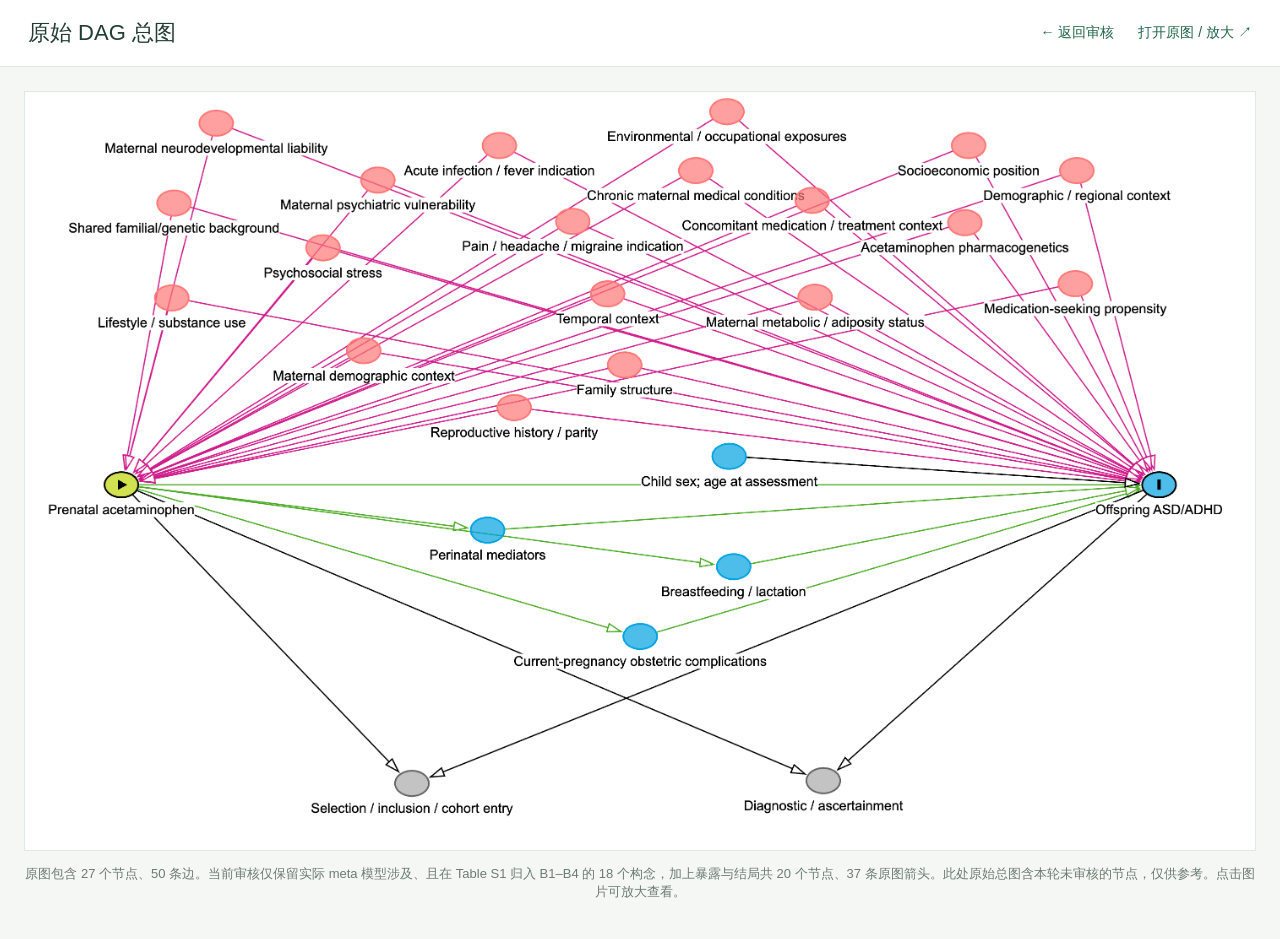
<file: docs/dag-review/overview.html>
<!doctype html>
<html lang="zh-CN">
<head>
<meta charset="utf-8">
<meta name="viewport" content="width=device-width,initial-scale=1">
<title>原始 DAG 总图</title>
<style>
*{box-sizing:border-box}body{margin:0;background:#f5f7f5;color:#233d35;font-family:Helvetica,"STXihei","华文细黑","Heiti SC",sans-serif}header{display:flex;align-items:center;justify-content:space-between;gap:20px;padding:18px 28px;background:white;border-bottom:1px solid #dde5df}h1{font-size:22px;font-weight:500;margin:0}a{color:#21644a;font-size:14px;text-decoration:none}a:hover{text-decoration:underline}nav{display:flex;gap:24px;align-items:center}main{padding:24px;text-align:center}main a{display:block}img{display:block;max-width:100%;height:auto;margin:0 auto;background:white;border:1px solid #e1e7e2}p{font-size:13px;color:#6c7c70;margin:14px 0}a:focus-visible{outline:3px solid #b4792c;outline-offset:4px}@media(max-width:600px){header{padding:16px;flex-wrap:wrap}h1{font-size:20px}main{padding:12px}nav{gap:18px}}
</style>
</head>
<body>
<header><h1>原始 DAG 总图</h1><nav><a href="index.html">← 返回审核</a><a href="original-dag.png" target="_blank" rel="noopener">打开原图 / 放大 ↗</a></nav></header>
<main><a href="original-dag.png" target="_blank" rel="noopener" aria-label="打开原始 DAG 图片放大查看"><img src="original-dag.png" alt="论文原始 DAG 总图：孕期对乙酰氨基酚使用与子代 ASD / ADHD 的候选因果结构"></a><p>原图包含 27 个节点、50 条边。当前审核仅保留实际 meta 模型涉及、且在 Table S1 归入 B1–B4 的 18 个构念，加上暴露与结局共 20 个节点、37 条原图箭头。此处原始总图含本轮未审核的节点，仅供参考。点击图片可放大查看。</p></main>
</body>
</html>
</file>
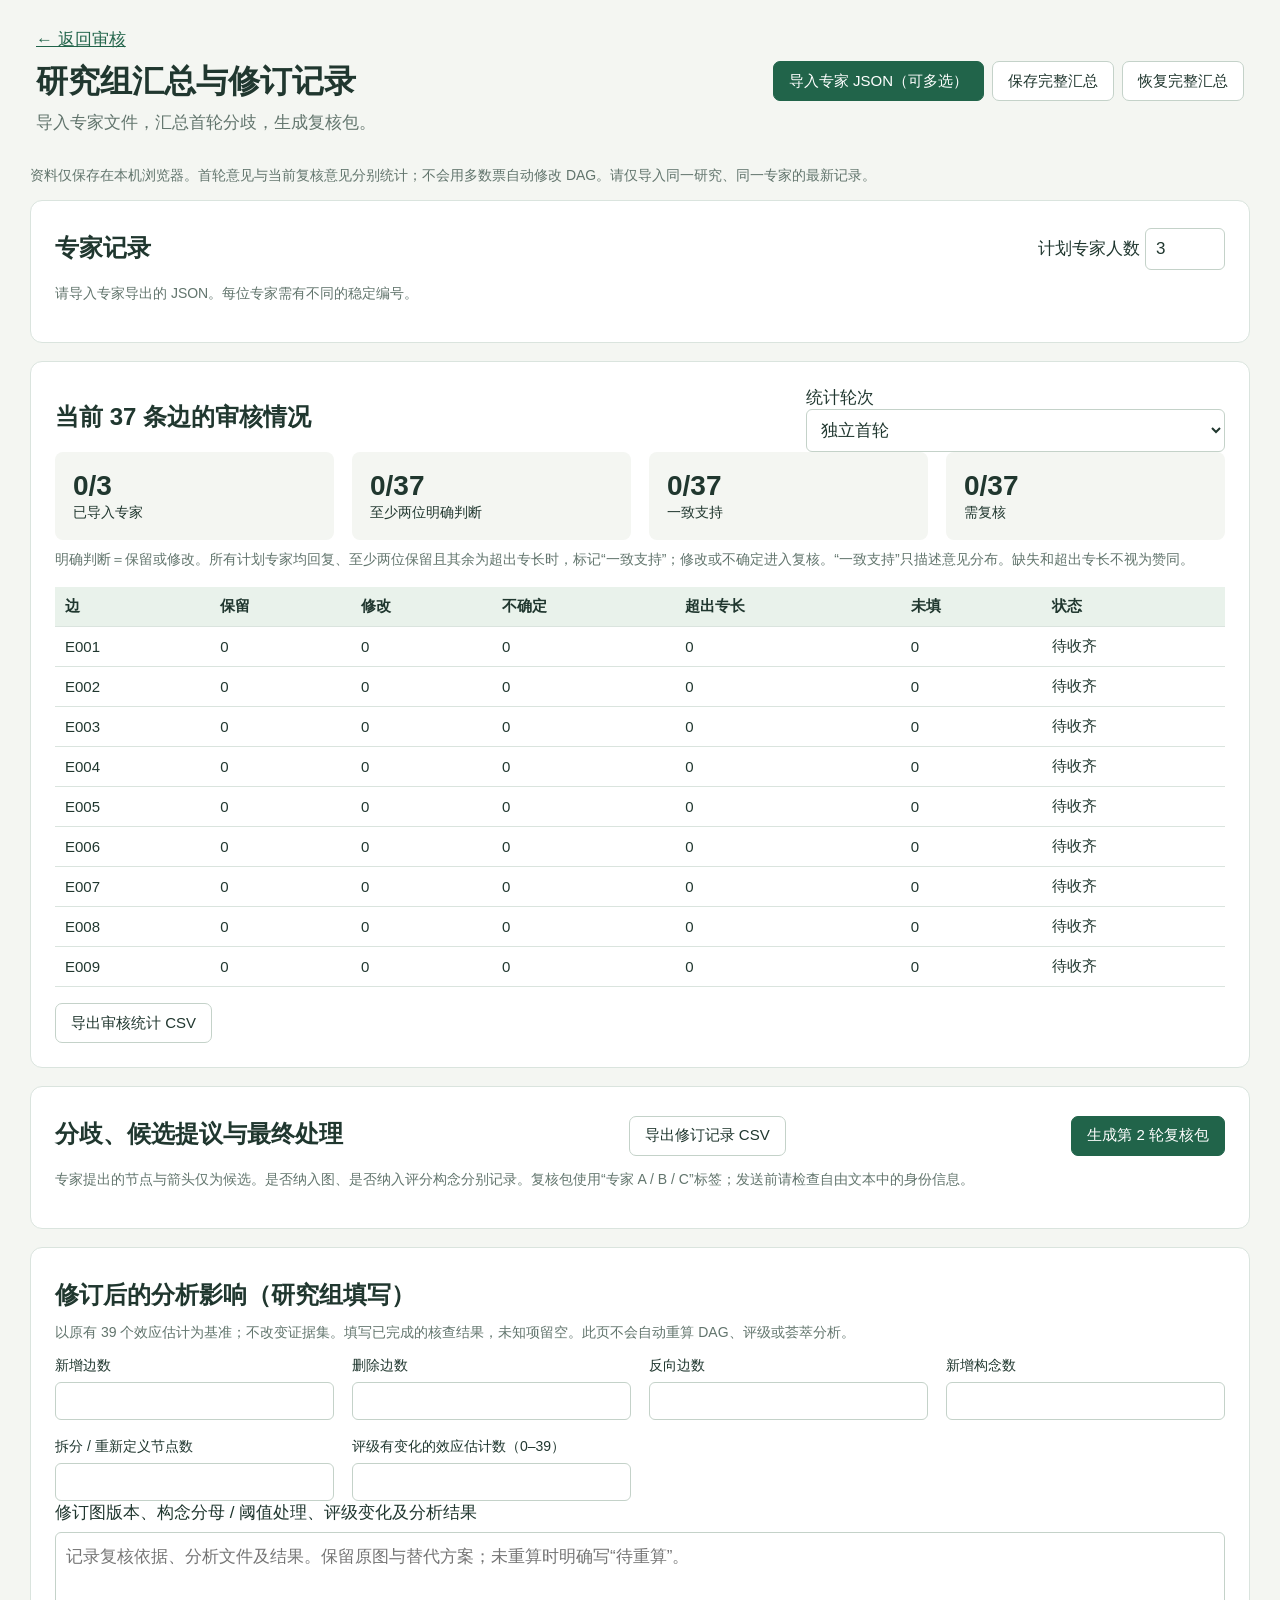
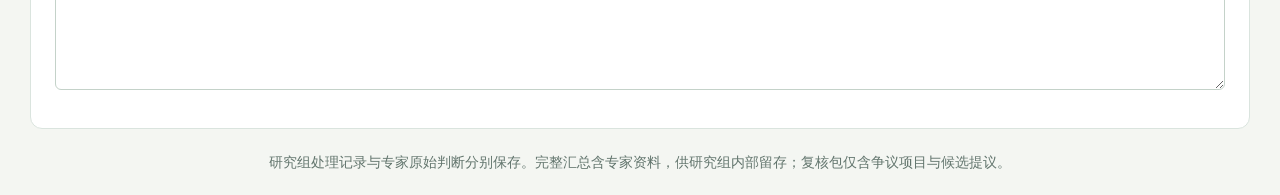
<file: docs/dag-review/team.html>
<!doctype html><html lang="zh-CN"><head><meta charset="utf-8"><meta name="viewport" content="width=device-width,initial-scale=1"><title>DAG 审核 · 研究组汇总</title><link rel="stylesheet" href="style.css?v=20260910-review-status"><script defer src="data.js?v=20260910-review-status"></script><script defer src="review-core.js?v=20260910-review-status"></script><script defer src="team.js?v=20260910-team-counts"></script></head><body>
<header><div><a href="./">← 返回审核</a><h1>研究组汇总与修订记录</h1><p>导入专家文件，汇总首轮分歧，生成复核包。</p></div><div class="tools"><button id="load-records" class="primary">导入专家 JSON（可多选）</button><input id="record-files" type="file" accept=".json" multiple hidden><button id="export-team">保存完整汇总</button><button id="import-team">恢复完整汇总</button><input id="team-file" type="file" accept=".json" hidden></div></header>
<main class="team-main"><p class="hint">资料仅保存在本机浏览器。首轮意见与当前复核意见分别统计；不会用多数票自动修改 DAG。请仅导入同一研究、同一专家的最新记录。</p><div id="team-notice" class="notice" role="status" hidden></div>
<section class="panel"><div class="panelhead"><h2>专家记录</h2><label>计划专家人数 <input id="expected" type="number" min="2" max="20" value="3"></label></div><div id="record-list"></div></section>
<section class="panel"><div class="panelhead"><h2 id="team-edges-title">当前箭头的审核情况</h2><label>统计轮次 <select id="metric-round"><option value="1">独立首轮</option><option value="2">当前记录（首轮 / 复核，见各专家状态）</option></select></label></div><div id="metrics" class="metric-grid"></div><p class="hint">明确判断＝保留或修改。所有计划专家均回复、至少两位保留且其余为超出专长时，标记“一致支持”；修改或不确定进入复核。“一致支持”只描述意见分布。缺失和超出专长不视为赞同。</p><div class="table-scroll"><table><thead><tr><th>边</th><th>保留</th><th>修改</th><th>不确定</th><th>超出专长</th><th>未填</th><th>状态</th></tr></thead><tbody id="edge-summary"></tbody></table></div><button id="export-summary">导出审核统计 CSV</button></section>
<section class="panel"><div class="panelhead"><h2>分歧、候选提议与最终处理</h2><button id="export-handling">导出修订记录 CSV</button><button id="export-package" class="primary">生成第 2 轮复核包</button></div><p class="hint">专家提出的节点与箭头仅为候选。是否纳入图、是否纳入评分构念分别记录。复核包使用“专家 A / B / C”标签；发送前请检查自由文本中的身份信息。</p><div id="issues"></div><div id="proposals"></div></section>
<section class="panel"><h2>修订后的分析影响（研究组填写）</h2><p class="hint">以原有 39 个效应估计为基准；不改变证据集。填写已完成的核查结果，未知项留空。此页不会自动重算 DAG、评级或荟萃分析。</p><div class="impact-grid"><label>新增边数<input id="impact-added" type="number" min="0"></label><label>删除边数<input id="impact-deleted" type="number" min="0"></label><label>反向边数<input id="impact-reversed" type="number" min="0"></label><label>新增构念数<input id="impact-constructs" type="number" min="0"></label><label>拆分 / 重新定义节点数<input id="impact-nodes" type="number" min="0"></label><label>评级有变化的效应估计数（0–39）<input id="impact-estimates" type="number" min="0" max="39"></label></div><label>修订图版本、构念分母 / 阈值处理、评级变化及分析结果<textarea id="impact-note" rows="5" maxlength="48000" placeholder="记录复核依据、分析文件及结果。保留原图与替代方案；未重算时明确写“待重算”。"></textarea></label></section>
<footer>研究组处理记录与专家原始判断分别保存。完整汇总含专家资料，供研究组内部留存；复核包仅含争议项目与候选提议。</footer></main></body></html>
</file>
<file: docs/dag-review/style.css>
:root{--ink:#20372f;--muted:#62756d;--line:#dae4de;--paper:#fff;--bg:#f4f6f2;--green:#21644a;--light:#e9f2eb;--orange:#9a591d;--blue:#536e9a;font-family:Helvetica,"STXihei","华文细黑","Heiti SC",sans-serif;color:var(--ink);background:var(--bg);font-size:17px}*{box-sizing:border-box}body{margin:0}button,input,select,textarea{font:inherit;color:inherit}button{cursor:pointer;background:#fff;border:1px solid #c4d2c9;border-radius:7px;padding:9px 15px;font-size:15px;min-height:40px}button:hover{background:var(--light)}button:disabled{opacity:.45;cursor:default}.primary{background:var(--green);color:white;border-color:var(--green)}.primary:hover{background:#174f39}a{color:var(--green)}button:focus-visible,a:focus-visible,input:focus-visible,textarea:focus-visible,select:focus-visible,summary:focus-visible,[tabindex]:focus-visible{outline:3px solid #b4792c;outline-offset:3px}header{max-width:1460px;margin:auto;padding:28px 36px 22px;display:flex;justify-content:space-between;gap:24px;align-items:center}.back{font-size:12px;letter-spacing:1.7px;text-decoration:none}h1{font-size:32px;margin:9px 0 7px;font-weight:600}header p{margin:0;color:var(--muted)}.tools{display:flex;gap:8px;flex-wrap:wrap}.intro{border-top:1px solid var(--line);border-bottom:1px solid var(--line);display:flex;gap:42px;padding:15px 36px;background:#eef2ec;justify-content:center;color:#4a6255}.intro b{margin-right:9px;color:var(--green);font-size:14px}.statusbar{max-width:1460px;margin:0 auto;padding:18px 36px;display:flex;align-items:center;gap:26px;font-size:14px}.statusbar label{display:flex;align-items:center;gap:10px;white-space:nowrap}.statusbar input{width:140px;padding:6px 9px}.progressbox{display:flex;gap:12px;align-items:center;flex:1}.statusbar progress{max-width:200px;width:100%;height:7px;accent-color:var(--green)}#save-status{color:var(--muted)}.workspace{max-width:1460px;margin:0 auto;padding:0 36px 40px;display:grid;grid-template-columns:255px minmax(0,1fr);gap:24px}.sidebar{align-self:start;position:sticky;top:18px}.sidebar h2{font-size:18px;margin:0 0 14px}.sidebar input,.sidebar select{margin-bottom:10px;font-size:14px}input,textarea,select{border:1px solid #c4d2c9;background:white;border-radius:6px;padding:10px;width:100%}input[type=radio],input[type=checkbox]{width:auto;accent-color:var(--green)}textarea{resize:vertical;line-height:1.6;display:block;margin:8px 0 14px}select{max-width:100%}#node-list{max-height:calc(100vh - 180px);overflow:auto;padding-right:6px}.node-button{display:block;text-align:left;width:100%;margin:0 0 4px;border-color:transparent;background:transparent;padding:10px 12px}.node-button[aria-current=true]{background:#e3eee5;border-color:#b3c9ba}.node-button .meta{font-size:12px;color:var(--muted);display:block;margin-top:5px}.panel{border:1px solid var(--line);border-radius:12px;background:var(--paper);padding:24px;margin-bottom:18px}.panelhead{display:flex;justify-content:space-between;align-items:center;gap:16px}.eyebrow{color:var(--muted);font-size:13px;letter-spacing:.5px}h2{font-size:24px;margin:7px 0 10px;font-weight:600}.hint,.graphfoot,footer{color:var(--muted);font-size:14px;line-height:1.7}.hint{margin:8px 0 12px}.segmented{display:flex;gap:0;flex-shrink:0}.segmented button{border-radius:0;font-size:14px}.segmented button:first-child{border-radius:6px 0 0 6px}.segmented button:last-child{border-radius:0 6px 6px 0}.segmented button[aria-pressed=true]{background:var(--light);color:var(--green);border-color:#7ea38b}.graph-scroll{max-height:560px;overflow:auto;border-radius:8px;background:#fafbf8;border:1px solid #edf0ea}.graph-scroll svg{display:block;width:100%;min-width:620px}.graph-scroll svg.full{min-width:850px}.graphfoot{display:flex;justify-content:space-between;gap:20px;margin-top:10px}.graphfoot a{white-space:nowrap}.legend{white-space:nowrap;margin-right:9px}.legend:before{content:"";display:inline-block;width:7px;height:7px;margin-right:4px;border-radius:50%;background:currentColor}.agree{color:var(--green)}.change{color:var(--orange)}.skip{color:var(--blue)}.english{color:var(--muted);font-size:16px;margin:0 0 12px}.callout{border-left:3px solid #b47d40;background:#fbf6ed;padding:12px 15px;line-height:1.6;font-size:15px}#node-scope{font-size:15px;color:var(--muted);line-height:1.6}details{border-top:1px solid var(--line);padding-top:14px;margin-top:14px}summary{cursor:pointer;line-height:1.5;color:var(--green)}#variable-list{max-height:300px;overflow:auto;display:grid;grid-template-columns:1fr 1fr;gap:6px 18px;margin-top:14px}.variable{padding:8px 0;border-bottom:1px solid #edf0ea;overflow-wrap:anywhere;font-size:15px}.variable details{margin-top:6px;padding-top:5px;border:0;font-size:13px}.variable a{margin-right:8px;display:inline-block}.check{font-size:14px;white-space:nowrap}.edge-statement{font-size:22px;line-height:1.6;padding:20px 0 15px}.edge-statement small{display:block;font-size:14px;color:var(--muted)}fieldset{padding:0;border:0;margin:0 0 18px}.choices{display:flex;gap:10px;flex-wrap:wrap}.choices label{display:flex;gap:7px;align-items:center;padding:10px 18px;border:1px solid var(--line);border-radius:7px;cursor:pointer}.choices label:has(input:checked){background:var(--light);border-color:var(--green)}#reason-label{font-size:15px}.reviewfoot{display:flex;justify-content:space-between;gap:12px}.reviewfoot>div{display:flex;gap:8px}.textbutton{border-color:transparent;color:var(--muted)}footer{text-align:center;padding:4px 0 20px}footer #version{font-size:12px}.notice{max-width:1388px;margin:0 auto 18px;padding:12px 18px;border:1px solid #e2cba7;background:#fff9ec;color:#78501c}.sr-only{position:absolute;width:1px;height:1px;padding:0;overflow:hidden;clip:rect(0,0,0,0);white-space:nowrap;border:0}.graph-node{cursor:pointer}.graph-node rect{fill:#fff;stroke:#c3d3c7;stroke-width:1.3}.graph-node.selected rect{fill:#e5f0e8;stroke:#21644a;stroke-width:2}.graph-node text{fill:#20372f;font-size:15px;pointer-events:none}.graph-node .small{font-size:12px;fill:#62756d}.graph-edge{cursor:pointer}.graph-edge .hit{stroke:transparent;stroke-width:18;fill:none}.graph-edge .visible{fill:none;stroke-width:1.7;pointer-events:none}.graph-edge.selected .visible{stroke-width:3.5}.graph-edge text{font-size:12px;paint-order:stroke;stroke:#fafbf8;stroke-width:5;stroke-linejoin:round;fill:#50665b}.graph-edge:hover .visible{stroke-width:3.5}@media(max-width:1000px){header{align-items:start;flex-direction:column}.workspace{grid-template-columns:215px minmax(0,1fr);gap:16px;padding:0 20px}.statusbar{padding:16px 20px;flex-wrap:wrap}.intro{gap:20px;padding:14px 20px;font-size:15px}.panel{padding:18px}.panelhead{flex-wrap:wrap}.statusbar #save-status{width:100%}}@media(max-width:700px){header{padding:22px 18px}h1{font-size:28px}.intro{display:block;line-height:1.9}.intro span{display:block}.workspace{display:block;padding:0 14px}.sidebar{position:static;margin-bottom:18px}#node-list{display:flex;gap:5px;max-height:130px;overflow:auto}.node-button{min-width:180px;width:180px}.progressbox{min-width:190px}.graphfoot{flex-wrap:wrap}#variable-list{grid-template-columns:1fr}.reviewfoot{flex-direction:column}.edge-statement{font-size:20px}.choices label{padding:9px 12px}.tools button{font-size:14px}}
[hidden]{display:none!important}.review-nav{max-width:1460px;margin:auto;padding:0 36px 16px;display:flex;gap:10px;align-items:center;flex-wrap:wrap}.review-nav [aria-pressed=true]{background:var(--green);color:white}.review-nav span{margin-left:auto;font-size:14px;color:var(--muted)}.statusbar{flex-wrap:wrap}.statusbar .progressbox{min-width:330px}.team-link{font-size:14px;align-self:center;margin-right:10px}.rules-section,.context-panel{max-width:1120px;margin:0 auto 24px}.node-check{margin-top:20px}.node-check legend{margin-bottom:12px}.proposal-card{padding:20px 0;border-bottom:1px solid var(--line)}.proposal-card p{font-size:15px;line-height:1.6}.proposal-card button{margin-right:8px}.prewrap{white-space:pre-wrap;overflow-wrap:anywhere}dialog{width:min(700px,94vw);max-height:90vh;overflow:auto;border:1px solid var(--line);border-radius:12px;padding:28px;color:var(--ink);background:white}dialog::backdrop{background:#20372f66}dialog label{display:block;font-size:15px;margin:14px 0 6px}dialog input,dialog select{display:block;margin-top:6px}#proposal-error{color:#9a591d}.context-panel details{margin-bottom:16px}.rules-section label{display:block}.rules-section .choices label{display:flex}.rules-section select{margin:8px 0 12px}#edge-change-row{margin-bottom:14px}#edge-change{margin-top:7px}.rules-section .panel p{line-height:1.7}@media(max-width:700px){.review-nav{padding:0 18px 16px}.review-nav span{margin-left:0;width:100%}.rules-section,.context-panel{margin:0 14px 20px}.statusbar .progressbox{min-width:0;width:100%;flex-wrap:wrap}.statusbar progress{max-width:none}}
.team-main{max-width:1280px;margin:auto;padding:0 30px}.team-main table{border-collapse:collapse;width:100%;font-size:15px}.team-main th,.team-main td{text-align:left;padding:10px;border-bottom:1px solid var(--line)}.team-main th{background:#e9f2eb;color:#20372f}.table-scroll{max-height:400px;overflow:auto;margin:16px 0}.metric-grid,.impact-grid{display:grid;grid-template-columns:repeat(4,1fr);gap:18px}.metric-grid div{padding:18px;background:#f4f6f2;border-radius:8px}.metric-grid strong{font-size:28px;display:block}.metric-grid span{font-size:14px}.handling-grid{display:grid;grid-template-columns:repeat(3,1fr);gap:15px;margin:15px 0}.handling-grid label,.impact-grid label{font-size:14px}.handling-grid select,.impact-grid input{margin-top:7px}.team-main #record-list button{margin-left:15px;font-size:13px}.team-main .panelhead input{width:80px}.team-main details p{line-height:1.65;font-size:15px}@media(max-width:700px){.team-main{padding:0 14px}.metric-grid,.impact-grid{grid-template-columns:1fr 1fr}.handling-grid{grid-template-columns:1fr}}

.graph-scroll svg{min-width:860px}.graph-scroll svg.full{min-width:960px}.graph-node text.node-zh{font-family:Helvetica,"STXihei","华文细黑","Heiti SC",sans-serif;font-size:16px;font-weight:400;fill:#20372f}.graph-node text.node-en{font-family:Helvetica,sans-serif;font-size:13px;fill:#586b63}.lane-heading{font-family:Helvetica,"STXihei","华文细黑","Heiti SC",sans-serif;font-size:17px;fill:#29473a}.lane-caption{font-family:Helvetica,sans-serif;font-size:11px;letter-spacing:1.1px;fill:#6a7f73}.middle-lane{fill:#edf3ed;stroke:none;pointer-events:none}.graph-node.exposure-node rect{fill:#e8f1f8;stroke:#7094ae}.graph-node.outcome-node rect{fill:#f9eee7;stroke:#bc967d}.graph-node.selected rect{stroke:#21644a;stroke-width:2.5}.graph-edge .visible{stroke-width:2}.graph-edge .hit{stroke-width:20}.graph-edge text{font-family:Helvetica,sans-serif;font-size:13px}.graph-scroll{max-height:620px}.graphfoot{align-items:baseline}

.graph-edge .visible{stroke-width:3.2;stroke-linecap:round}.graph-edge.selected .visible{stroke-width:4.8}.graph-edge:hover .visible{stroke-width:4.5}
.overview-link{display:inline-flex;align-items:center;padding:9px 14px;font-size:14px;text-decoration:none;border:1px solid #b7cbbc;border-radius:0 6px 6px 0;background:white;color:#21644a}.overview-link:hover{background:#e9f2eb}.sidebar-group{font-size:13px;color:#667c6e;letter-spacing:1px;padding:18px 12px 10px}.node-button.anchor-button{border-color:#dbe6df;background:#f9fbf8}.node-button.anchor-button[aria-current=true]{background:#e3eee5;border-color:#9dbda8}
/* Reduced expert workspace: one active decision, secondary tasks on demand. */
.simple-review header{max-width:1320px;padding:22px 28px 12px}.simple-review header h1{font-size:27px;margin:0 0 7px}.simple-review header p{font-size:14px}.simple-review .tools{align-items:center;gap:18px}.simple-review .tools>a{font-size:14px;text-decoration:none}.simple-review .statusbar{max-width:1320px;padding:12px 28px 20px;gap:22px}.simple-review .statusbar input{width:140px}.simple-review .workspace{max-width:1320px;padding:0 28px 30px;grid-template-columns:220px minmax(0,1fr);gap:24px}.simple-review .sidebar h2{font-size:16px;margin-bottom:12px}.simple-review .sidebar-options{margin:0 0 12px;padding:8px 0;border:0}.simple-review .sidebar-options>summary{font-size:13px;color:#6a7b70}.simple-review .sidebar-options select{margin-top:12px}.simple-review #node-list{max-height:calc(100dvh - 260px)}.simple-review .node-button{padding:9px 10px}.simple-review .node-button span:first-child{font-size:15px;line-height:1.5}.simple-review .node-button .meta{font-size:12px;margin-top:3px}.simple-review .primary-review{padding:20px 24px;margin-bottom:12px}.simple-review .graph-panel .panelhead h2{font-size:16px;margin:0}.simple-review .graph-panel .panelhead .hint{font-size:13px;margin:0}.simple-review .graph-scroll{border:0;background:transparent;max-height:none;margin:8px 0 0}.simple-review .graph-scroll svg{min-width:580px;max-height:310px}.simple-review .graph-node text.node-zh{font-size:18px}.simple-review .graph-node text.node-en{font-size:14px}.simple-review .review-panel{border-top:1px solid #e1e8e2;padding-top:16px}.simple-review .review-panel .panelhead h2{font-size:19px;margin:0 0 12px}.simple-review #edge-select{font-size:14px;padding:9px;background:#f6f8f5;margin-bottom:16px}.simple-review #edge-statement{display:none}.simple-review .choices{gap:8px}.simple-review .choices label{font-size:16px;padding:10px 18px}.simple-review .review-panel fieldset{margin-bottom:10px}.simple-review #reason-details{border:0;margin:0;padding:0}.simple-review #reason-details>summary{font-size:14px;color:#657a6c;margin-bottom:8px}.simple-review #reason-label{font-size:14px}.simple-review .reviewfoot{margin-top:10px}.simple-review .reviewfoot button{font-size:14px}.simple-review .supplementary{margin:0 0 16px;padding:16px 20px}.simple-review .supplementary>summary{font-size:15px}.simple-review #extra-progress{font-size:12px;color:#748478;margin-left:12px}.simple-review .node-panel{padding-top:16px}.simple-review .node-panel h2{font-size:19px}.simple-review .node-panel>summary{font-size:15px}.simple-review .node-panel .panelhead{margin-top:15px}.simple-review .extra-actions{display:flex;gap:10px;flex-wrap:wrap;margin:18px 0}.simple-review .extra-actions button{font-size:14px}.simple-review footer{font-size:12px;padding-bottom:5px}.simple-review footer details{border:0;margin:6px 0;padding:0}.simple-review footer summary{font-size:12px;color:#819087}.simple-review .rules-return{max-width:1120px;margin:0 auto 16px}.more-tools{position:relative;border:0;padding:0;margin:0;font-size:14px}.more-tools>summary{color:#5b7063;cursor:pointer;list-style:none;padding:10px 0}.more-tools>div{position:absolute;right:0;top:40px;z-index:10;width:275px;padding:18px;background:white;border:1px solid #d9e3db;border-radius:10px;box-shadow:0 12px 32px #20372f18;display:flex;flex-direction:column;gap:12px}.more-tools label{font-size:14px}.more-tools input{margin-top:8px}.more-tools .team-link{align-self:start;font-size:14px}.more-tools #round-label{font-size:12px;color:#728276}.simple-review .notice{max-width:1264px;margin-bottom:14px}@media(max-width:1000px){.simple-review header{flex-direction:row;align-items:center}.simple-review .workspace{grid-template-columns:185px minmax(0,1fr);gap:14px;padding:0 18px}.simple-review .primary-review{padding:16px}.simple-review #save-status{width:auto}.simple-review .statusbar .progressbox{min-width:200px}.simple-review .graph-scroll svg{max-height:275px}.simple-review .choices label{padding:9px 11px}}@media(max-width:700px){.simple-review header{padding:20px 16px 10px;align-items:start}.simple-review header h1{font-size:23px}.simple-review .tools{gap:10px;flex-wrap:wrap;justify-content:flex-end}.simple-review .tools>a{display:none}.simple-review .statusbar{padding:10px 16px 14px;gap:10px}.simple-review .workspace{display:block;padding:0 12px}.simple-review #node-list{max-height:115px}.simple-review .sidebar{margin-bottom:12px}.simple-review .sidebar-options{margin:0}.simple-review .node-button{min-width:160px}.simple-review .sidebar input{margin-bottom:4px}.simple-review .graph-scroll svg{min-width:540px}.simple-review .graph-panel .panelhead .hint{display:none}.simple-review .primary-review{padding:12px}.simple-review #extra-progress{display:block;margin:6px 0 0}.simple-review .reviewfoot{flex-direction:row}.simple-review .reviewfoot button{padding:8px 10px}.simple-review .rules-return{margin:0 12px 12px}}

.simple-review .export-readiness{max-width:1320px;margin:0 auto;padding:0 28px 16px;display:flex;align-items:center;gap:14px;flex-wrap:wrap;font-size:14px;color:var(--muted)}.export-readiness button{font-size:14px;padding:6px 12px;min-height:34px}@media(max-width:700px){.simple-review .export-readiness{padding:0 16px 14px}}

.simple-review .node-button .domain-badge{display:inline-block;font-family:Helvetica,sans-serif;font-size:11px;line-height:1.5;padding:1px 5px;border:1px solid #c3d3c7;border-radius:4px;background:#edf3ee;color:#385b49;vertical-align:baseline}.graph-node text.node-domain-label{font-family:Helvetica,sans-serif;font-size:13px;font-weight:600;fill:#385b49;letter-spacing:.3px}

.variable>small.hint{display:block;font-size:12px;margin:4px 0;line-height:1.5}

/* Domain colors identify constructs; arrow colors continue to show review status. */
[data-domain="B1"]{--domain-ink:#245ba0;--domain-tint:#edf4fc;--domain-line:#9fbee3}
[data-domain="B2"]{--domain-ink:#146b61;--domain-tint:#eaf5f1;--domain-line:#90c6b8}
[data-domain="B3"]{--domain-ink:#925515;--domain-tint:#fff4e4;--domain-line:#dfb982}
[data-domain="B4"]{--domain-ink:#79439a;--domain-tint:#f6eefb;--domain-line:#c6a5dc}
.domain-legend{display:flex;gap:7px;margin:0 0 12px;flex-wrap:wrap}
.domain-legend span,.simple-review .node-button[data-domain] .domain-badge{background:var(--domain-tint,#edf0ef);color:var(--domain-ink,#52655d);border:1px solid var(--domain-line,#c3d3c7);border-radius:4px;font-family:Helvetica,sans-serif;font-size:11px;line-height:1.5;padding:1px 7px;font-weight:600}
.simple-review .node-button[data-domain^="B"]{border-left:3px solid var(--domain-line)}
.simple-review .node-button[data-domain^="B"]:hover{background:var(--domain-tint)}
.simple-review .node-button[data-domain^="B"][aria-current=true]{background:var(--domain-tint);border-color:var(--domain-line);border-left-color:var(--domain-ink)}
.graph-node[data-domain^="B"] rect{fill:var(--domain-tint);stroke:var(--domain-line)}
.graph-node[data-domain^="B"].selected rect{stroke:var(--domain-ink)}
.graph-node[data-domain^="B"] text.node-domain-label{fill:var(--domain-ink)}
.node-panel[data-domain^="B"] .eyebrow{color:var(--domain-ink)}
#domain-reviews>.panel[data-domain]{border-top:3px solid var(--domain-ink)}
#domain-reviews>.panel[data-domain] h2{color:var(--domain-ink)}

#edge-review-status{margin:4px 0 12px;font-size:13px}#edge-review-status.needs-detail{color:#925515}

.simple-review .graph-node text.node-zh{font-size:24px;font-weight:500;fill:#18332a}
.simple-review .graph-node text.node-en{font-size:18px;fill:#40594e}
.simple-review .graph-node text.node-domain-label{font-size:16px;font-weight:700}
.simple-review .graph-edge text{font-size:20px;font-weight:600;fill:#29463a;stroke:#fff;stroke-width:6px}
</file>
